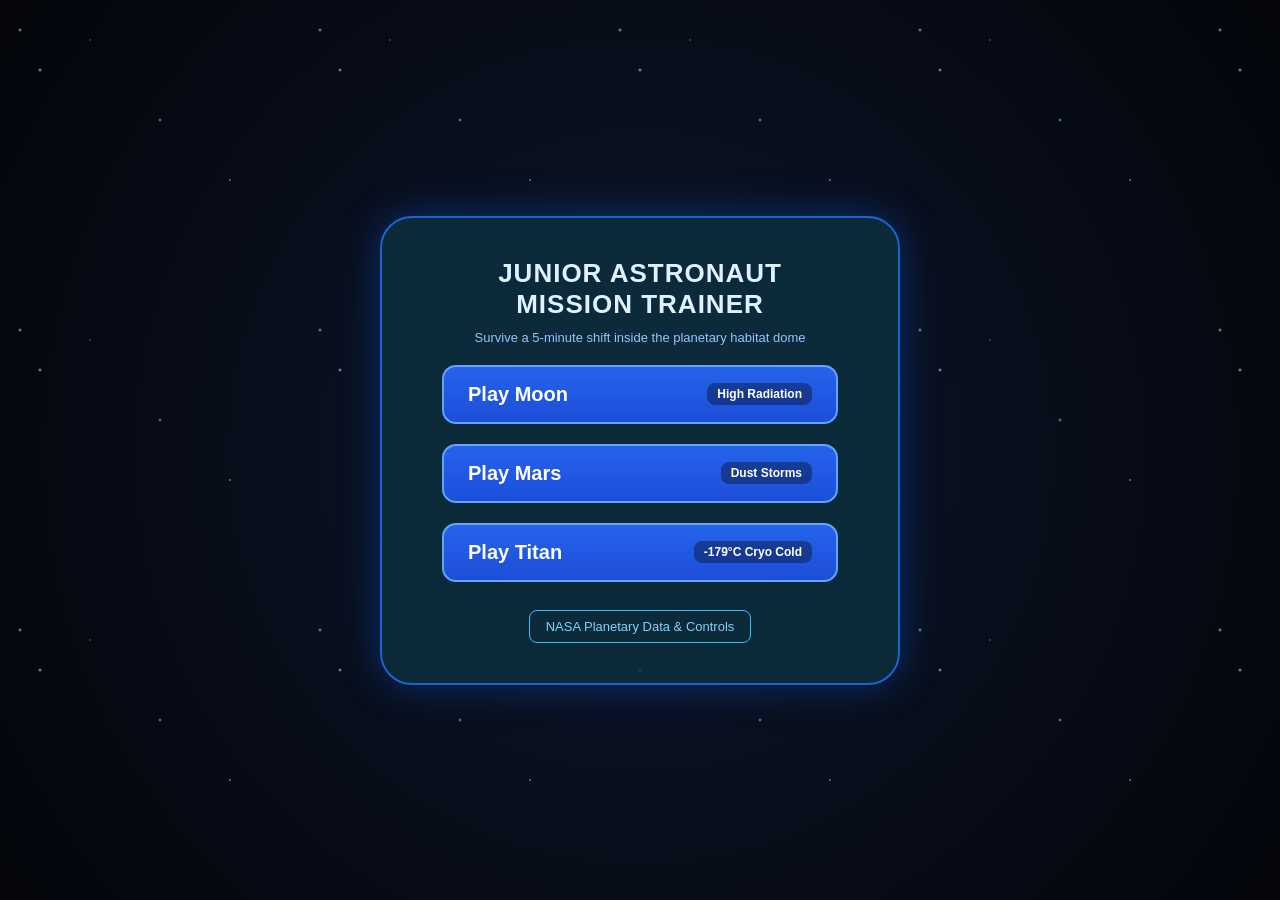
<file: index.html>
<!DOCTYPE html>
<html lang="en">
<head>
<meta charset="UTF-8">
<meta name="viewport" content="width=device-width, initial-scale=1.0">
<title>Junior Astronaut Mission Trainer</title>
<style>
  * {
    box-sizing: border-box;
    margin: 0;
    padding: 0;
    user-select: none;
    font-family: 'Segoe UI', Tahoma, Geneva, Verdana, sans-serif;
  }
  body {
    background: #050811;
    color: #fff;
    overflow: hidden;
    width: 100vw;
    height: 100vh;
  }
  canvas {
    display: block;
    width: 100%;
    height: 100%;
  }
  #menu-screen {
    position: absolute;
    inset: 0;
    display: flex;
    flex-direction: column;
    align-items: center;
    justify-content: center;
    background: radial-gradient(circle at center, #0d162c 0%, #03050a 100%);
    z-index: 10;
  }
  .stars-bg {
    position: absolute;
    inset: 0;
    background-image: 
      radial-gradient(2px 2px at 20px 30px, #eee, rgba(0,0,0,0)),
      radial-gradient(2px 2px at 40px 70px, #fff, rgba(0,0,0,0)),
      radial-gradient(1px 1px at 90px 40px, #ddd, rgba(0,0,0,0)),
      radial-gradient(2px 2px at 160px 120px, #9cf, rgba(0,0,0,0)),
      radial-gradient(1.5px 1.5px at 230px 180px, #fc9, rgba(0,0,0,0));
    background-repeat: repeat;
    background-size: 300px 300px;
    opacity: 0.7;
    pointer-events: none;
  }
  .menu-box {
    position: relative;
    background: rgba(12, 46, 62, 0.85);
    border: 2px solid #1e62d0;
    border-radius: 32px;
    padding: 40px 60px;
    display: flex;
    flex-direction: column;
    align-items: center;
    gap: 20px;
    box-shadow: 0 0 40px rgba(0, 110, 255, 0.35);
    max-width: 520px;
    width: 90%;
  }
  .menu-title {
    font-size: 26px;
    font-weight: 800;
    text-align: center;
    letter-spacing: 1px;
    color: #e0f2fe;
    text-transform: uppercase;
  }
  .menu-subtitle {
    font-size: 13px;
    color: #93c5fd;
    text-align: center;
    margin-top: -10px;
  }
  .planet-btn {
    width: 100%;
    padding: 16px 24px;
    font-size: 20px;
    font-weight: 700;
    color: #ffffff;
    background: linear-gradient(180deg, #2563eb 0%, #1d4ed8 100%);
    border: 2px solid #60a5fa;
    border-radius: 14px;
    cursor: pointer;
    transition: transform 0.12s, box-shadow 0.12s, background 0.12s;
    display: flex;
    justify-content: space-between;
    align-items: center;
  }
  .planet-btn:hover {
    transform: translateY(-2px);
    box-shadow: 0 6px 20px rgba(37, 99, 235, 0.6);
    background: linear-gradient(180deg, #3b82f6 0%, #2563eb 100%);
  }
  .planet-btn span.tag {
    font-size: 12px;
    background: rgba(0,0,0,0.35);
    padding: 4px 10px;
    border-radius: 8px;
    font-weight: 600;
  }
  .nasa-btn {
    margin-top: 8px;
    background: transparent;
    border: 1px solid #38bdf8;
    color: #7dd3fc;
    padding: 8px 16px;
    border-radius: 8px;
    font-size: 13px;
    cursor: pointer;
  }
  .nasa-btn:hover { background: rgba(56, 189, 248, 0.15); }
  #modal-overlay {
    position: absolute;
    inset: 0;
    background: rgba(3, 7, 18, 0.88);
    display: none;
    align-items: center;
    justify-content: center;
    z-index: 20;
    padding: 20px;
  }
  .modal-card {
    background: #0f172a;
    border: 2px solid #3b82f6;
    border-radius: 20px;
    padding: 32px;
    max-width: 560px;
    width: 100%;
    text-align: center;
    box-shadow: 0 0 35px rgba(59, 130, 246, 0.4);
  }
  .modal-card h2 { font-size: 28px; margin-bottom: 12px; }
  .modal-card p { font-size: 15px; line-height: 1.55; color: #cbd5e1; margin-bottom: 16px; }
  .nasa-fact-box {
    background: rgba(30, 58, 138, 0.35);
    border-left: 4px solid #38bdf8;
    padding: 14px;
    text-align: left;
    border-radius: 8px;
    font-size: 13.5px;
    color: #e0f2fe;
    margin-bottom: 22px;
  }
  .primary-btn {
    background: #2563eb;
    color: #fff;
    border: none;
    padding: 12px 28px;
    font-size: 16px;
    font-weight: 700;
    border-radius: 10px;
    cursor: pointer;
  }
  .primary-btn:hover { background: #3b82f6; }
</style>
</head>
<body>
<div id="menu-screen">
  <div class="stars-bg"></div>
  <div class="menu-box">
    <div class="menu-title">Junior Astronaut<br>Mission Trainer</div>
    <div class="menu-subtitle">Survive a 5-minute shift inside the planetary habitat dome</div>
    <button class="planet-btn" onclick="startGame('moon')">
      <span>Play Moon</span>
      <span class="tag">High Radiation</span>
    </button>
    <button class="planet-btn" onclick="startGame('mars')">
      <span>Play Mars</span>
      <span class="tag">Dust Storms</span>
    </button>
    <button class="planet-btn" onclick="startGame('titan')">
      <span>Play Titan</span>
      <span class="tag">-179°C Cryo Cold</span>
    </button>
    <button class="nasa-btn" onclick="showNasaInfo()">NASA Planetary Data & Controls</button>
  </div>
</div>

<div id="modal-overlay">
  <div class="modal-card" id="modal-content"></div>
</div>

<canvas id="gameCanvas"></canvas>

<script>
const canvas = document.getElementById('gameCanvas');
const ctx = canvas.getContext('2d');

function resize() {
  canvas.width = window.innerWidth;
  canvas.height = window.innerHeight;
}
window.addEventListener('resize', resize);
resize();

const PLANETS = {
  moon: {
    name: 'MOON', skyTop: '#020308', skyBottom: '#0b0f19',
    groundTop: '#7a7f87', groundBottom: '#4b5057', stars: true,
    gravity: '1.62 m/s²', temp: '-130°C to +120°C', atmo: 'None (Vacuum)',
    hazardName: 'SOLAR RADIATION FLARE',
    powerDrain: 100 / 150,
    o2Drain: 100 / 120,
    shieldDrain: 100 / 90,
    fact: 'NASA Data: Because the Moon has no atmosphere or global magnetic field, astronauts face intense cosmic and solar radiation, requiring heavy shielding.'
  },
  mars: {
    name: 'MARS', skyTop: '#d97742', skyBottom: '#f2b880',
    groundTop: '#b84a27', groundBottom: '#7c2d12', stars: false,
    gravity: '3.72 m/s²', temp: '-65°C avg', atmo: '95% CO₂',
    hazardName: 'GLOBAL DUST STORM',
    powerDrain: 100 / 140,
    o2Drain: 100 / 120,
    shieldDrain: 100 / 95,
    fact: 'NASA Data: Mars experiences planet-wide dust storms that block sunlight for weeks, drastically reducing solar power generation on surface bases.'
  },
  titan: {
    name: 'TITAN', skyTop: '#9a6b26', skyBottom: '#d9a043',
    groundTop: '#85581d', groundBottom: '#52340e', stars: false,
    gravity: '1.35 m/s²', temp: '-179°C', atmo: 'Nitrogen & Methane',
    hazardName: 'CRYO METHANE SQUALL',
    powerDrain: 100 / 145,
    o2Drain: 100 / 120,
    shieldDrain: 100 / 85,
    fact: 'NASA Dragonfly Data: Titan has a dense nitrogen-methane atmosphere and surface temperatures around -179°C, requiring continuous thermal heating.'
  }
};

const SEEDS = [
  { id: 0, name: 'Space Sprouts', growTime: 5.0, hungerRestore: 15, color: '#4ade80' },
  { id: 1, name: 'Lunar Potatoes', growTime: 7.5, hungerRestore: 25, color: '#facc15' },
  { id: 2, name: 'Martian Soybeans', growTime: 15.0, hungerRestore: 40, color: '#fb923c' }
];


let gameState = 'menu';
let currentPlanet = PLANETS.moon;
let timeLeft = 300;
let lastTime = 0;
let power = 100, oxygen = 100, shield = 100, hunger = 100;
let hazardActive = false, hazardTimer = 25;
const DOME_METERS = 25, LADDER_X = 12.5;

const player = {
  x: 12.5, floor: 1, moveHoldTime: 0, dir: 0, speed: 2.0,
  stamina: 100, exhausted: false, climbing: null,
  selectedSeed: 0, foodBag: [], eatHoldTimer: 0
};

let plots = [
  { x: 3.0, seed: null, progress: 0, ready: false },
  { x: 6.0, seed: null, progress: 0, ready: false },
  { x: 9.0, seed: null, progress: 0, ready: false }
];

let floatingTexts = [];
function addFloatingText(text, xMeters, floor, color = '#fff') {
  floatingTexts.push({ text, xMeters, floor, color, life: 1.5 });
}

const keys = {};
window.addEventListener('keydown', (e) => {
  if (!keys[e.code]) {
    keys[e.code] = true;
    if (gameState === 'playing') handleSinglePress(e.code);
  }
});
window.addEventListener('keyup', (e) => {
  keys[e.code] = false;
  if (e.code === 'KeyQ') player.eatHoldTimer = 0;
});

function handleSinglePress(code) {
  if (player.climbing) return;
  if (code === 'KeyW' && player.floor === 1) {
    if (Math.abs(player.x - LADDER_X) <= 1.8) {
      player.x = LADDER_X;
      player.climbing = { dir: 'up', progress: 0, duration: 1.0 };
      player.moveHoldTime = 0;
    } else addFloatingText('Move to center ladder!', player.x, 1, '#fca5a5');
  }
  if (code === 'KeyS' && player.floor === 2) {
    if (Math.abs(player.x - LADDER_X) <= 1.8) {
      player.x = LADDER_X;
      player.climbing = { dir: 'down', progress: 0, duration: 1.5 };
      player.moveHoldTime = 0;
    } else addFloatingText('Move to center ladder!', player.x, 2, '#fca5a5');
  }
  if (code === 'KeyE') {
    if (player.floor === 1) {
      if (player.x <= 3.5) {
        if (power < 95) {
          power = Math.min(100, power + 25);
          oxygen = Math.max(0, oxygen - 4);
          addFloatingText('+25% Power (-4% O2)', player.x, 1, '#38bdf8');
        }
        if (oxygen < 95 && power >= 10) {
          oxygen = Math.min(100, oxygen + 28);
          power = Math.max(0, power - 10);
          addFloatingText('+28% Oxygen (-10% Power)', player.x, 1, '#4ade80');
        }
      } else if (player.x >= 21.5) {
        if (power >= 12) {
          shield = Math.min(100, shield + 32);
          power = Math.max(0, power - 12);
          addFloatingText('+32% Shield (-12% Power)', player.x, 1, '#c084fc');
        } else addFloatingText('Need 12% Power!', player.x, 1, '#f87171');
      }
    } else if (player.floor === 2) {
      if (player.x >= 16.0) {
        player.selectedSeed = (player.selectedSeed + 1) % SEEDS.length;
        const s = SEEDS[player.selectedSeed];
        addFloatingText(`Selected: ${s.name} (${s.growTime}s)`, player.x, 2, s.color);
      } else if (player.x <= 10.5) {
        let nearest = getNearestPlot(player.x);
        if (nearest && !nearest.seed) {
          if (power >= 5) {
            power -= 5;
            nearest.seed = SEEDS[player.selectedSeed];
            nearest.progress = 0;
            nearest.ready = false;
            addFloatingText(`Planted ${nearest.seed.name}`, nearest.x, 2, nearest.seed.color);
          } else addFloatingText('Low Power for Grow Lights!', player.x, 2, '#f87171');
        }
      }
    }
  }
  if (code === 'KeyQ' && player.floor === 2 && player.x <= 10.5) {
    let nearest = getNearestPlot(player.x);
    if (nearest && nearest.ready) {
      player.foodBag.push({
        name: nearest.seed.name,
        hungerRestore: nearest.seed.hungerRestore,
        color: nearest.seed.color
      });
      addFloatingText(`Harvested ${nearest.seed.name}!`, nearest.x, 2, '#fde047');
      nearest.seed = null;
      nearest.progress = 0;
      nearest.ready = false;
    }
  }
}
function getNearestPlot(px) {
  let best = null, minDist = 1.6;
  for (let p of plots) {
    let d = Math.abs(p.x - px);
    if (d < minDist) { minDist = d; best = p; }
  }
  return best;
}

function startGame(planetKey) {
  currentPlanet = PLANETS[planetKey];
  document.getElementById('menu-screen').style.display = 'none';
  document.getElementById('modal-overlay').style.display = 'none';
  timeLeft = 300; power = 100; oxygen = 100; shield = 100; hunger = 100;
  hazardActive = false; hazardTimer = 22;
  player.x = 12.5; player.floor = 1; player.moveHoldTime = 0;
  player.stamina = 100; player.exhausted = false; player.climbing = null;
  player.selectedSeed = 0; player.foodBag = []; player.eatHoldTimer = 0;
  plots.forEach(p => { p.seed = null; p.progress = 0; p.ready = false; });
  floatingTexts = [];
  gameState = 'playing';
  lastTime = performance.now();
  requestAnimationFrame(gameLoop);
}

function showNasaInfo() {
  const modal = document.getElementById('modal-overlay');
  document.getElementById('modal-content').innerHTML = `
    <h2>NASA Mission Data & Controls</h2>
    <p style="text-align:left; font-size:14px;">
      <b>Controls:</b><br>
      • <b>A / D:</b> Move Left / Right (2 m/s walk, 3 m/s after 1.5s)<br>
      • <b>W / S:</b> Climb Ladder Up (1.0s) / Down (1.5s) at center<br>
      • <b>E:</b> Recharge Terminals (1st Floor), Switch Seeds (2nd Floor Right), Plant Crop (2nd Floor Left)<br>
      • <b>Q (Tap):</b> Harvest Crop | <b>Q (Hold 1.2s):</b> Eat Food<br><br>
      <b>Survival Rules:</b><br>
      • Survive <b>5 minutes (300s)</b>. Hunger drops in <b>45 seconds</b>.<br>
      • If Stamina = 0%, you get exhausted. If Hunger &lt; 30%, Stamina stops regenerating!
    </p>
    <div class="nasa-fact-box">
      <b>NASA References:</b> NASA Solar System Exploration, NASA Moon to Mars, Dragonfly Mission & Veggie Space Crop System.
    </div>
    <button class="primary-btn" onclick="closeModal()">Back to Menu</button>
  `;
  modal.style.display = 'flex';
}

function closeModal() { document.getElementById('modal-overlay').style.display = 'none'; }

function endGame(win, reason) {
  gameState = win ? 'victory' : 'gameover';
  const modal = document.getElementById('modal-overlay');
  document.getElementById('modal-content').innerHTML = `
    <h2 style="color:${win ? '#4ade80' : '#f87171'}">${win ? 'MISSION ACCOMPLISHED!' : 'MISSION FAILED'}</h2>
    <p>${reason}</p>
    <div class="nasa-fact-box">${currentPlanet.fact}</div>
    <button class="primary-btn" onclick="returnToMenu()">Return to Base Selection</button>
  `;
  modal.style.display = 'flex';
}

function returnToMenu() {
  document.getElementById('modal-overlay').style.display = 'none';
  document.getElementById('menu-screen').style.display = 'flex';
  gameState = 'menu';
}

function update(dt) {
  if (gameState !== 'playing') return;
  timeLeft -= dt;
  if (timeLeft <= 0) { timeLeft = 0; endGame(true, `You survived the full 5-minute shift on ${currentPlanet.name}!`); return; }

  hazardTimer -= dt;
  if (hazardTimer <= 0) {
    hazardActive = !hazardActive;
    hazardTimer = hazardActive ? 12 : 25;
    if (hazardActive) addFloatingText(`WARNING: ${currentPlanet.hazardName}!`, player.x, player.floor, '#f87171');
  }

  const hazardMult = hazardActive ? 1.45 : 1.0;
  power -= currentPlanet.powerDrain * (hazardActive && currentPlanet.name === 'MARS' ? 1.35 : 1.0) * dt;
  oxygen -= currentPlanet.o2Drain * dt;
  shield -= currentPlanet.shieldDrain * hazardMult * dt;
  hunger -= (100 / 120) * dt; // 2 минуты (120 секунд)


  if (power <= 0) return endGame(false, 'Habitat Power Core depleted! Life support shut down.');
  if (oxygen <= 0) return endGame(false, 'Oxygen levels reached 0%! Always balance O2 scrubbers.');
  if (shield <= 0) return endGame(false, `Habitat Shield failed against ${currentPlanet.name} environment!`);
  if (hunger <= 0) return endGame(false, 'Astronaut starved! Grow and eat crops every 45 seconds.');

  for (let p of plots) {
    if (p.seed && !p.ready) {
      p.progress += dt;
      if (p.progress >= p.seed.growTime) { p.progress = p.seed.growTime; p.ready = true; }
    }
  }

  if (keys['KeyQ'] && player.foodBag.length > 0 && !player.climbing) {
    player.eatHoldTimer += dt;
    if (player.eatHoldTimer >= 1.2) {
      const meal = player.foodBag.shift();
      hunger = Math.min(100, hunger + meal.hungerRestore);
      player.eatHoldTimer = 0;
      addFloatingText(`Ate ${meal.name} (+${meal.hungerRestore}% Food)`, player.x, player.floor, '#4ade80');
    }
  } else player.eatHoldTimer = 0;

  if (player.climbing) {
    player.climbing.progress += dt;
    if (player.climbing.progress >= player.climbing.duration) {
      player.floor = player.climbing.dir === 'up' ? 2 : 1;
      player.climbing = null;
    }
    return;
  }

  let moveDir = 0;
  if (keys['KeyA'] || keys['ArrowLeft']) moveDir -= 1;
  if (keys['KeyD'] || keys['ArrowRight']) moveDir += 1;

  if (moveDir !== 0) {
    if (moveDir === player.dir) player.moveHoldTime += dt;
    else { player.dir = moveDir; player.moveHoldTime = 0; }

    if (player.moveHoldTime >= 1.5 && !player.exhausted && player.stamina > 0) {
      player.speed = 3.0;
      player.stamina -= 28 * dt;
      if (player.stamina <= 0) {
        player.stamina = 0;
        player.exhausted = true;
        addFloatingText('EXHAUSTED!', player.x, player.floor, '#f87171');
      }
    } else player.speed = 2.0;

    player.x += moveDir * player.speed * dt;
    if (player.floor === 1) player.x = Math.max(0.8, Math.min(DOME_METERS - 0.8, player.x));
    else player.x = Math.max(2.0, Math.min(DOME_METERS - 2.0, player.x));
  } else {
    player.dir = 0; player.moveHoldTime = 0; player.speed = 2.0;
  }

  if (player.speed < 3.0 && hunger >= 30) {
    player.stamina = Math.min(100, player.stamina + 20 * dt);
    if (player.exhausted && player.stamina >= 40) player.exhausted = false;
  }

  for (let i = floatingTexts.length - 1; i >= 0; i--) {
    floatingTexts[i].life -= dt;
    if (floatingTexts[i].life <= 0) floatingTexts.splice(i, 1);
  }
}
function draw() {
  const W = canvas.width, H = canvas.height;
  const skyGrad = ctx.createLinearGradient(0, 0, 0, H * 0.78);
  skyGrad.addColorStop(0, currentPlanet.skyTop);
  skyGrad.addColorStop(1, currentPlanet.skyBottom);
  ctx.fillStyle = skyGrad;
  ctx.fillRect(0, 0, W, H);

  if (currentPlanet.stars) {
    ctx.fillStyle = '#ffffff';
    for (let i = 0; i < 70; i++) ctx.fillRect((i * 197) % W, (i * 89) % (H * 0.65), 2, 2);
  }

  const groundY = H * 0.78;
  const groundGrad = ctx.createLinearGradient(0, groundY, 0, H);
  groundGrad.addColorStop(0, currentPlanet.groundTop);
  groundGrad.addColorStop(1, currentPlanet.groundBottom);
  ctx.fillStyle = groundGrad;
  ctx.fillRect(0, groundY, W, H - groundY);

  const domeCenterX = W / 2, domeBaseY = groundY + 12;
  const domeRadius = Math.min(W * 0.43, H * 0.66);

  ctx.save();
  ctx.beginPath();
  ctx.arc(domeCenterX, domeBaseY, domeRadius, Math.PI, 0, false);
  ctx.closePath();
  ctx.fillStyle = hazardActive ? 'rgba(65, 20, 30, 0.92)' : 'rgba(22, 33, 52, 0.92)';
  ctx.fill();
  ctx.lineWidth = 8;
  ctx.strokeStyle = hazardActive ? '#ef4444' : '#64748b';
  ctx.stroke();
  ctx.clip();

  const floor1Y = domeBaseY - 12, floor2Y = domeBaseY - domeRadius * 0.48;
  const leftEdgeX = domeCenterX - domeRadius * 0.92, rightEdgeX = domeCenterX + domeRadius * 0.92;
  const spanW = rightEdgeX - leftEdgeX;
  const meterToX = (m) => leftEdgeX + (m / DOME_METERS) * spanW;

  ctx.fillStyle = '#334155';
  ctx.fillRect(domeCenterX - domeRadius, floor2Y, domeRadius * 2, 12);
  ctx.fillStyle = '#475569';
  ctx.fillRect(meterToX(11.0), floor2Y - domeRadius * 0.55, 10, domeRadius * 0.55);
  ctx.fillRect(meterToX(14.0), floor2Y - domeRadius * 0.55, 10, domeRadius * 0.55);

  const ladX = meterToX(LADDER_X);
  ctx.strokeStyle = '#94a3b8'; ctx.lineWidth = 4;
  ctx.beginPath();
  ctx.moveTo(ladX - 16, floor1Y); ctx.lineTo(ladX - 16, floor2Y);
  ctx.moveTo(ladX + 16, floor1Y); ctx.lineTo(ladX + 16, floor2Y);
  ctx.stroke();
  for (let ry = floor2Y + 14; ry < floor1Y; ry += 16) {
    ctx.beginPath(); ctx.moveTo(ladX - 16, ry); ctx.lineTo(ladX + 16, ry); ctx.stroke();
  }

  const leftTermX = meterToX(2.0);
  ctx.fillStyle = '#0f172a'; ctx.fillRect(leftTermX - 28, floor1Y - 65, 56, 65);
  ctx.strokeStyle = '#38bdf8'; ctx.lineWidth = 2; ctx.strokeRect(leftTermX - 28, floor1Y - 65, 56, 65);
  ctx.fillStyle = '#38bdf8'; ctx.font = 'bold 11px sans-serif'; ctx.textAlign = 'center';
  ctx.fillText('POWER / O2', leftTermX, floor1Y - 72); ctx.fillText('[E]', leftTermX, floor1Y - 30);

  const rightTermX = meterToX(23.0);
  ctx.fillStyle = '#0f172a'; ctx.fillRect(rightTermX - 28, floor1Y - 65, 56, 65);
  ctx.strokeStyle = '#c084fc'; ctx.strokeRect(rightTermX - 28, floor1Y - 65, 56, 65);
  ctx.fillStyle = '#c084fc';
  ctx.fillText('SHIELD', rightTermX, floor1Y - 72); ctx.fillText('[E]', rightTermX, floor1Y - 30);

  ctx.fillStyle = '#86efac'; ctx.font = 'bold 12px sans-serif';
  ctx.fillText('HYDROPONIC GREENHOUSE', meterToX(6.0), floor2Y - 105);

  for (let p of plots) {
    let px = meterToX(p.x);
    ctx.fillStyle = '#1e293b'; ctx.fillRect(px - 24, floor2Y - 22, 48, 22);
    ctx.strokeStyle = '#4ade80'; ctx.strokeRect(px - 24, floor2Y - 22, 48, 22);
    if (p.seed) {
      let plantH = 10 + (p.progress / p.seed.growTime) * 28;
      ctx.fillStyle = p.ready ? '#fde047' : p.seed.color;
      ctx.fillRect(px - 8, floor2Y - 22 - plantH, 16, plantH);
      ctx.fillStyle = '#fff'; ctx.font = '10px sans-serif';
      ctx.fillText(p.ready ? 'READY [Q]' : `${Math.ceil(p.seed.growTime - p.progress)}s`, px, floor2Y - 26 - plantH);
    } else {
      ctx.fillStyle = '#94a3b8'; ctx.font = '10px sans-serif';
      ctx.fillText('Empty [E]', px, floor2Y - 28);
    }
  }

  const seedBoxX = meterToX(19.0);
  ctx.fillStyle = '#fde047'; ctx.font = 'bold 12px sans-serif';
  ctx.fillText('SEED STORAGE', seedBoxX, floor2Y - 105);
  ctx.fillStyle = '#1e293b'; ctx.fillRect(seedBoxX - 42, floor2Y - 52, 84, 52);
  ctx.strokeStyle = '#facc15'; ctx.strokeRect(seedBoxX - 42, floor2Y - 52, 84, 52);
  const curSeed = SEEDS[player.selectedSeed];
  ctx.fillStyle = curSeed.color; ctx.font = 'bold 11px sans-serif';
  ctx.fillText(curSeed.name, seedBoxX, floor2Y - 30);
  ctx.fillStyle = '#fff'; ctx.font = '10px sans-serif';
  ctx.fillText(`Grow: ${curSeed.growTime}s | Switch [E]`, seedBoxX, floor2Y - 14);

  let px = meterToX(player.x);
  let py = player.floor === 1 ? floor1Y : floor2Y;
  if (player.climbing) {
    let t = player.climbing.progress / player.climbing.duration;
    py = player.climbing.dir === 'up' ? floor1Y - (floor1Y - floor2Y) * t : floor2Y + (floor1Y - floor2Y) * t;
  }

  ctx.fillStyle = '#f8fafc'; ctx.fillRect(px - 11, py - 42, 22, 30);
  ctx.fillStyle = '#cbd5e1'; ctx.fillRect(px - 9, py - 12, 7, 12); ctx.fillRect(px + 2, py - 12, 7, 12);
  ctx.fillStyle = '#ffffff'; ctx.beginPath(); ctx.arc(px, py - 50, 11, 0, Math.PI * 2); ctx.fill();
  ctx.fillStyle = '#0284c7'; ctx.fillRect(px - 6, py - 54, 12, 7);

  if (player.eatHoldTimer > 0) {
    ctx.strokeStyle = '#4ade80'; ctx.lineWidth = 4;
    ctx.beginPath();
    ctx.arc(px, py - 72, 10, -Math.PI / 2, -Math.PI / 2 + (player.eatHoldTimer / 1.2) * Math.PI * 2);
    ctx.stroke();
  }

  for (let ft of floatingTexts) {
    let fx = meterToX(ft.xMeters);
    let fy = (ft.floor === 1 ? floor1Y : floor2Y) - 75 - (1.5 - ft.life) * 25;
    ctx.fillStyle = ft.color; ctx.font = 'bold 13px sans-serif'; ctx.textAlign = 'center';
    ctx.fillText(ft.text, fx, fy);
  }
  ctx.restore();
  drawHUD(W, H);
}

function drawBar(x, y, w, h, val, color, label) {
  ctx.fillStyle = 'rgba(15, 23, 42, 0.85)'; ctx.fillRect(x, y, w, h);
  ctx.fillStyle = color; ctx.fillRect(x + 2, y + 2, (w - 4) * Math.max(0, Math.min(1, val / 100)), h - 4);
  ctx.strokeStyle = '#475569'; ctx.lineWidth = 1.5; ctx.strokeRect(x, y, w, h);
  ctx.fillStyle = '#ffffff'; ctx.font = 'bold 12px sans-serif'; ctx.textAlign = 'left';
  ctx.fillText(`${label}: ${Math.ceil(val)}%`, x + 8, y + h - 6);
}
function drawHUD(W, H) {
  drawBar(20, 20, 200, 22, power, '#38bdf8', 'POWER');
  drawBar(20, 48, 200, 22, oxygen, '#4ade80', 'OXYGEN');
  drawBar(20, 76, 200, 22, shield, '#c084fc', 'SHIELD');
  drawBar(20, 104, 200, 22, hunger, hunger < 30 ? '#ef4444' : '#facc15', 'HUNGER (2m)');
  drawBar(20, 132, 200, 18, player.stamina, player.exhausted ? '#f87171' : '#2dd4bf', player.exhausted ? 'EXHAUSTED' : 'STAMINA');

  const mins = Math.floor(timeLeft / 60);
  const secs = Math.floor(timeLeft % 60).toString().padStart(2, '0');
  ctx.fillStyle = 'rgba(15, 23, 42, 0.85)'; ctx.fillRect(W / 2 - 95, 18, 190, 46);
  ctx.strokeStyle = hazardActive ? '#ef4444' : '#38bdf8'; ctx.lineWidth = 2; ctx.strokeRect(W / 2 - 95, 18, 190, 46);
  ctx.fillStyle = '#fff'; ctx.font = 'bold 22px monospace'; ctx.textAlign = 'center';
  ctx.fillText(`${mins}:${secs}`, W / 2, 48);

  if (hazardActive) {
    ctx.fillStyle = '#ef4444'; ctx.font = 'bold 14px sans-serif';
    ctx.fillText(`ALERT: ${currentPlanet.hazardName}`, W / 2, 82);
  }

  ctx.fillStyle = 'rgba(15, 23, 42, 0.85)'; ctx.fillRect(W - 250, 18, 230, 115);
  ctx.strokeStyle = '#334155'; ctx.strokeRect(W - 250, 18, 230, 115);
  ctx.fillStyle = '#7dd3fc'; ctx.font = 'bold 12px sans-serif'; ctx.textAlign = 'left';
  ctx.fillText(`NASA TELEMETRY: ${currentPlanet.name}`, W - 238, 38);
  ctx.fillStyle = '#cbd5e1'; ctx.font = '11px sans-serif';
  ctx.fillText(`Gravity: ${currentPlanet.gravity} | Temp: ${currentPlanet.temp}`, W - 238, 56);
  ctx.fillText(`Atmo: ${currentPlanet.atmo}`, W - 238, 72);

  ctx.fillStyle = '#fde047'; ctx.font = 'bold 12px sans-serif';
  const bagText = player.foodBag.length > 0 ? `${player.foodBag[0].name} (+${player.foodBag.length - 1})` : 'Empty';
  ctx.fillText(`Food Bag [Hold Q]: ${bagText}`, W - 238, 98);
  ctx.fillStyle = '#94a3b8'; ctx.font = '11px sans-serif';
  ctx.fillText(`Speed: ${player.speed.toFixed(1)} m/s | Pos: ${player.x.toFixed(1)}m`, W - 238, 118);
}


function gameLoop(timestamp) {
  if (gameState !== 'playing') return;
  const dt = Math.min(0.05, (timestamp - lastTime) / 1000);
  lastTime = timestamp;
  update(dt);
  draw();
  requestAnimationFrame(gameLoop);
}
</script>
</body>
</html>
</file>
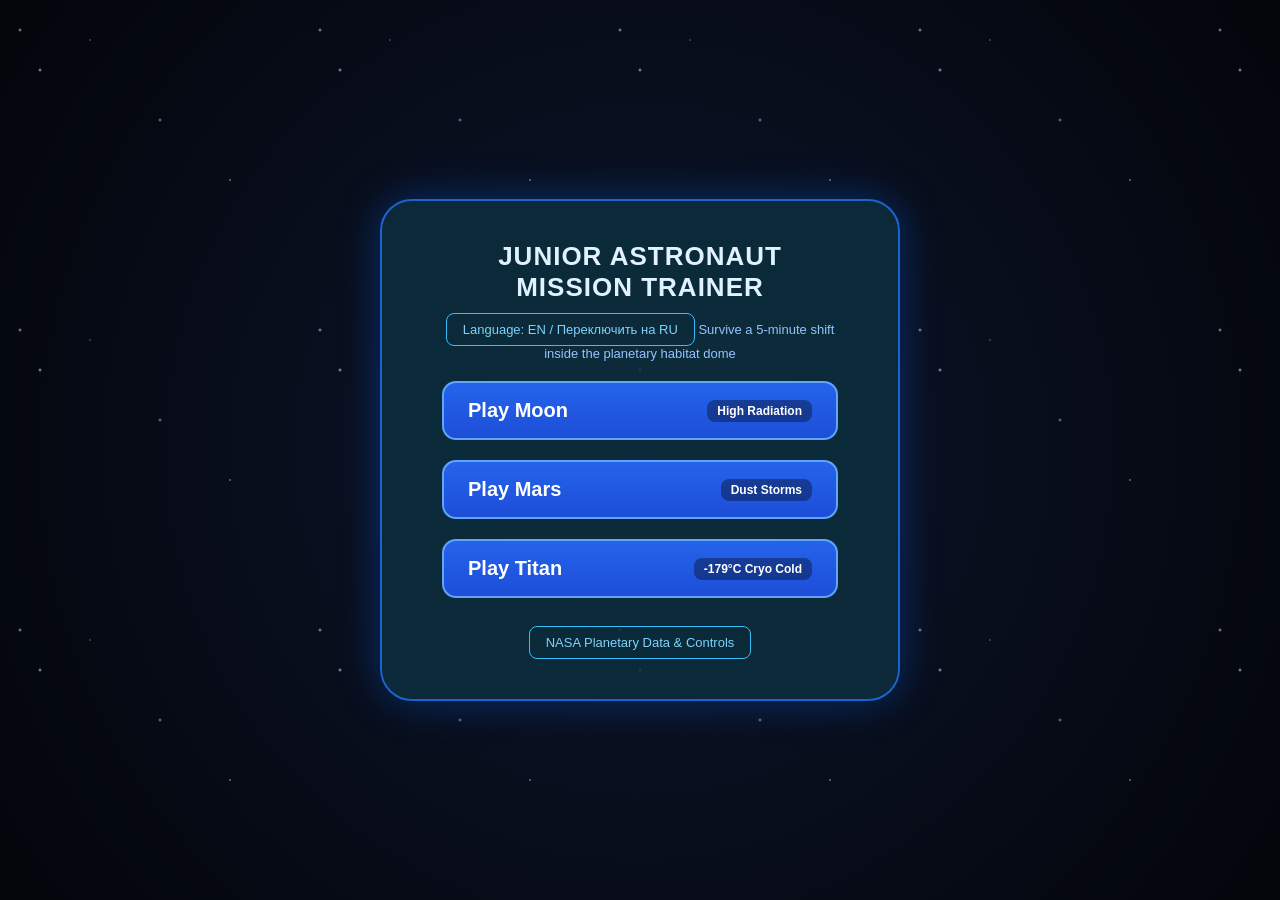
<file: index/index.html>
<!DOCTYPE html>
<html lang="en">
<head>
<meta charset="UTF-8">
<meta name="viewport" content="width=device-width, initial-scale=1.0">
<title>Junior Astronaut Mission Trainer</title>
<style>
  * {
    box-sizing: border-box;
    margin: 0;
    padding: 0;
    user-select: none;
    font-family: 'Segoe UI', Tahoma, Geneva, Verdana, sans-serif;
  }
  body {
    background: #050811;
    color: #fff;
    overflow: hidden;
    width: 100vw;
    height: 100vh;
  }
  canvas {
    display: block;
    width: 100%;
    height: 100%;
  }
  #menu-screen {
    position: absolute;
    inset: 0;
    display: flex;
    flex-direction: column;
    align-items: center;
    justify-content: center;
    background: radial-gradient(circle at center, #0d162c 0%, #03050a 100%);
    z-index: 10;
  }
  .stars-bg {
    position: absolute;
    inset: 0;
    background-image: 
      radial-gradient(2px 2px at 20px 30px, #eee, rgba(0,0,0,0)),
      radial-gradient(2px 2px at 40px 70px, #fff, rgba(0,0,0,0)),
      radial-gradient(1px 1px at 90px 40px, #ddd, rgba(0,0,0,0)),
      radial-gradient(2px 2px at 160px 120px, #9cf, rgba(0,0,0,0)),
      radial-gradient(1.5px 1.5px at 230px 180px, #fc9, rgba(0,0,0,0));
    background-repeat: repeat;
    background-size: 300px 300px;
    opacity: 0.7;
    pointer-events: none;
  }
  .menu-box {
    position: relative;
    background: rgba(12, 46, 62, 0.85);
    border: 2px solid #1e62d0;
    border-radius: 32px;
    padding: 40px 60px;
    display: flex;
    flex-direction: column;
    align-items: center;
    gap: 20px;
    box-shadow: 0 0 40px rgba(0, 110, 255, 0.35);
    max-width: 520px;
    width: 90%;
  }
  .menu-title {
    font-size: 26px;
    font-weight: 800;
    text-align: center;
    letter-spacing: 1px;
    color: #e0f2fe;
    text-transform: uppercase;
  }
  .menu-subtitle {
    font-size: 13px;
    color: #93c5fd;
    text-align: center;
    margin-top: -10px;
  }
  .planet-btn {
    width: 100%;
    padding: 16px 24px;
    font-size: 20px;
    font-weight: 700;
    color: #ffffff;
    background: linear-gradient(180deg, #2563eb 0%, #1d4ed8 100%);
    border: 2px solid #60a5fa;
    border-radius: 14px;
    cursor: pointer;
    transition: transform 0.12s, box-shadow 0.12s, background 0.12s;
    display: flex;
    justify-content: space-between;
    align-items: center;
  }
  .planet-btn:hover {
    transform: translateY(-2px);
    box-shadow: 0 6px 20px rgba(37, 99, 235, 0.6);
    background: linear-gradient(180deg, #3b82f6 0%, #2563eb 100%);
  }
  .planet-btn span.tag {
    font-size: 12px;
    background: rgba(0,0,0,0.35);
    padding: 4px 10px;
    border-radius: 8px;
    font-weight: 600;
  }
  .nasa-btn {
    margin-top: 8px;
    background: transparent;
    border: 1px solid #38bdf8;
    color: #7dd3fc;
    padding: 8px 16px;
    border-radius: 8px;
    font-size: 13px;
    cursor: pointer;
  }
  .nasa-btn:hover { background: rgba(56, 189, 248, 0.15); }
  #modal-overlay {
    position: absolute;
    inset: 0;
    background: rgba(3, 7, 18, 0.88);
    display: none;
    align-items: center;
    justify-content: center;
    z-index: 20;
    padding: 20px;
  }
  .modal-card {
    background: #0f172a;
    border: 2px solid #3b82f6;
    border-radius: 20px;
    padding: 32px;
    max-width: 560px;
    width: 100%;
    text-align: center;
    box-shadow: 0 0 35px rgba(59, 130, 246, 0.4);
  }
  .modal-card h2 { font-size: 28px; margin-bottom: 12px; }
  .modal-card p { font-size: 15px; line-height: 1.55; color: #cbd5e1; margin-bottom: 16px; }
  .nasa-fact-box {
    background: rgba(30, 58, 138, 0.35);
    border-left: 4px solid #38bdf8;
    padding: 14px;
    text-align: left;
    border-radius: 8px;
    font-size: 13.5px;
    color: #e0f2fe;
    margin-bottom: 22px;
  }
  .primary-btn {
    background: #2563eb;
    color: #fff;
    border: none;
    padding: 12px 28px;
    font-size: 16px;
    font-weight: 700;
    border-radius: 10px;
    cursor: pointer;
  }
  .primary-btn:hover { background: #3b82f6; }
</style>
</head>
<body>
<div id="menu-screen">
  <div class="stars-bg"></div>
  <div class="menu-box">
    <div class="menu-title">Junior Astronaut<br>Mission Trainer</div>
    <div class="menu-subtitle"><button class="nasa-btn" id="lang-btn" onclick="toggleLanguage()" style="margin-top:0;">Language: EN / Переключить на RU</button>
 Survive a 5-minute shift inside the planetary habitat dome</div>
    <button class="planet-btn" onclick="startGame('moon')">
      <span>Play Moon</span>
      <span class="tag">High Radiation</span>
    </button>
    <button class="planet-btn" onclick="startGame('mars')">
      <span>Play Mars</span>
      <span class="tag">Dust Storms</span>
    </button>
    <button class="planet-btn" onclick="startGame('titan')">
      <span>Play Titan</span>
      <span class="tag">-179°C Cryo Cold</span>
    </button>
    <button class="nasa-btn" onclick="showNasaInfo()">NASA Planetary Data & Controls</button>
  </div>
</div>

<div id="modal-overlay">
  <div class="modal-card" id="modal-content"></div>
</div>

<canvas id="gameCanvas"></canvas>

<script>
const canvas = document.getElementById('gameCanvas');
const ctx = canvas.getContext('2d');

function resize() {
  canvas.width = window.innerWidth;
  canvas.height = window.innerHeight;
}

let curLang = 'en';

const LANG = {
  en: {
    title: 'Junior Astronaut<br>Mission Trainer',
    subtitle: 'Survive a 5-minute shift inside the planetary habitat dome',
    playMoon: 'Play Moon', tagMoon: 'High Radiation',
    playMars: 'Play Mars', tagMars: 'Dust Storms',
    playTitan: 'Play Titan', tagTitan: '-179°C Cryo Cold',
    nasaBtn: 'NASA Planetary Data & Controls',
    langBtn: 'Language: EN (Switch to RU)',
    power: 'POWER', oxygen: 'OXYGEN', shield: 'SHIELD',
    hunger: 'HUNGER (2m)', stamina: 'STAMINA', exhausted: 'EXHAUSTED',
    greenhouse: 't.greenhouse', seedStorage: 't.seedStorage',
    empty: 'Empty [E]', ready: 't.ready',
    foodBag: 'Food Bag [Hold Q]', bagEmpty: 't.empty',
    winTitle: 'MISSION ACCOMPLISHED!', loseTitle: 'MISSION FAILED',
    returnBtn: 'Return to Base Selection'
  },
  ru: {
    title: 'Тренажёр Юного Астронавта',
    subtitle: 'Продержись 5-минутную смену внутри планетарного купола',
    playMoon: 'Играть: Луна', tagMoon: 'Высокая радиация',
    playMars: 'Играть: Марс', tagMars: 'Пылевые бури',
    playTitan: 'Играть: Титан', tagTitan: 'Крио-холод -179°C',
    nasaBtn: 'Данные NASA и Управление',
    langBtn: 'Язык: RU (Переключить на EN)',
    power: 'ЭНЕРГИЯ', oxygen: 'КИСЛОРОД', shield: 'ЩИТ',
    hunger: 'ГОЛОД (2м)', stamina: 'СТАМИНА', exhausted: 'УСТАЛОСТЬ',
    greenhouse: 'ГИДРОПОННАЯ ТЕПЛИЦА', seedStorage: 'СКЛАД СЕМЯН',
    empty: 'Пусто [E]', ready: 'ГОТОВО [Q]',
    foodBag: 'Сумка [Зажать Q]', bagEmpty: 'Пусто',
    winTitle: 'МИССИЯ ВЫПОЛНЕНА!', loseTitle: 'МИССИЯ ПРОВАЛЕНА',
    returnBtn: 'Вернуться к выбору планеты'
  }
};

window.addEventListener('resize', resize);
resize();

const PLANETS = {
  moon: {
    name: 'MOON', skyTop: '#020308', skyBottom: '#0b0f19',
    groundTop: '#7a7f87', groundBottom: '#4b5057', stars: true,
    gravity: '1.62 m/s²', temp: '-130°C to +120°C', atmo: 'None (Vacuum)',
    hazardName: 'SOLAR RADIATION FLARE',
    powerDrain: 100 / 150,
    o2Drain: 100 / 120,
    shieldDrain: 100 / 90,
    fact: 'NASA Data: Because the Moon has no atmosphere or global magnetic field, astronauts face intense cosmic and solar radiation, requiring heavy shielding.'
  },
  mars: {
    name: 'MARS', skyTop: '#d97742', skyBottom: '#f2b880',
    groundTop: '#b84a27', groundBottom: '#7c2d12', stars: false,
    gravity: '3.72 m/s²', temp: '-65°C avg', atmo: '95% CO₂',
    hazardName: 'GLOBAL DUST STORM',
    powerDrain: 100 / 140,
    o2Drain: 100 / 120,
    shieldDrain: 100 / 95,
    fact: 'NASA Data: Mars experiences planet-wide dust storms that block sunlight for weeks, drastically reducing solar power generation on surface bases.'
  },
  titan: {
    name: 'TITAN', skyTop: '#9a6b26', skyBottom: '#d9a043',
    groundTop: '#85581d', groundBottom: '#52340e', stars: false,
    gravity: '1.35 m/s²', temp: '-179°C', atmo: 'Nitrogen & Methane',
    hazardName: 'CRYO METHANE SQUALL',
    powerDrain: 100 / 145,
    o2Drain: 100 / 120,
    shieldDrain: 100 / 85,
    fact: 'NASA Dragonfly Data: Titan has a dense nitrogen-methane atmosphere and surface temperatures around -179°C, requiring continuous thermal heating.'
  }
};

const SEEDS = [
  { id: 0, name: 'Space Sprouts', growTime: 5.0, hungerRestore: 15, color: '#4ade80' },
  { id: 1, name: 'Lunar Potatoes', growTime: 7.5, hungerRestore: 25, color: '#facc15' },
  { id: 2, name: 'Martian Soybeans', growTime: 15.0, hungerRestore: 40, color: '#fb923c' }
];

let gameState = 'menu';
let currentPlanet = PLANETS.moon;
let timeLeft = 300;
let lastTime = 0;
let power = 100, oxygen = 100, shield = 100, hunger = 100;

let hazardActive = false;
let hazardCheckTimer = 15.0; // Каждые 15 секунд подбрасываем монетку
let hazardDuration = 0;
let requiredShield = 0;      // Случайный порог щита от 15% до 50%

const DOME_METERS = 25, LADDER_X = 12.5;

const player = {
  x: 12.5, floor: 1, moveHoldTime: 0, dir: 0, speed: 2.0,
  stamina: 100, exhausted: false, climbing: null,
  selectedSeed: 0, foodBag: [], eatHoldTimer: 0
};

let plots = [
  { x: 3.0, seed: null, progress: 0, ready: false },
  { x: 6.0, seed: null, progress: 0, ready: false },
  { x: 9.0, seed: null, progress: 0, ready: false }
];

let floatingTexts = [];
function addFloatingText(text, xMeters, floor, color = '#fff') {
  floatingTexts.push({ text, xMeters, floor, color, life: 1.5 });
}

const keys = {};
window.addEventListener('keydown', (e) => {
  if (!keys[e.code]) {
    keys[e.code] = true;
    if (gameState === 'playing') handleSinglePress(e.code);
  }
});
window.addEventListener('keyup', (e) => {
  keys[e.code] = false;
  if (e.code === 'KeyQ') player.eatHoldTimer = 0;
});

function handleSinglePress(code) {
  if (player.climbing) return;
  if (code === 'KeyW' && player.floor === 1) {
    if (Math.abs(player.x - LADDER_X) <= 1.8) {
      player.x = LADDER_X;
      player.climbing = { dir: 'up', progress: 0, duration: 1.0 };
      player.moveHoldTime = 0;
    } else addFloatingText('Move to center ladder!', player.x, 1, '#fca5a5');
  }
  if (code === 'KeyS' && player.floor === 2) {
    if (Math.abs(player.x - LADDER_X) <= 1.8) {
      player.x = LADDER_X;
      player.climbing = { dir: 'down', progress: 0, duration: 1.5 };
      player.moveHoldTime = 0;
    } else addFloatingText('Move to center ladder!', player.x, 2, '#fca5a5');
  }
  if (code === 'KeyE') {
    if (player.floor === 1) {
      if (player.x <= 3.5) {
        if (power < 95) {
          power = Math.min(100, power + 25);
          oxygen = Math.max(0, oxygen - 4);
          addFloatingText('+25% Power (-4% O2)', player.x, 1, '#38bdf8');
        }
        if (oxygen < 95 && power >= 10) {
          oxygen = Math.min(100, oxygen + 28);
          power = Math.max(0, power - 10);
          addFloatingText('+28% Oxygen (-10% Power)', player.x, 1, '#4ade80');
        }
      } else if (player.x >= 21.5) {
        if (power >= 12) {
          shield = Math.min(100, shield + 32);
          power = Math.max(0, power - 12);
          addFloatingText('+32% Shield (-12% Power)', player.x, 1, '#c084fc');
        } else addFloatingText('Need 12% Power!', player.x, 1, '#f87171');
      }
    } else if (player.floor === 2) {
      if (player.x >= 16.0) {
        player.selectedSeed = (player.selectedSeed + 1) % SEEDS.length;
        const s = SEEDS[player.selectedSeed];
        addFloatingText(`Selected: ${s.name} (${s.growTime}s)`, player.x, 2, s.color);
      } else if (player.x <= 10.5) {
        let nearest = getNearestPlot(player.x);
        if (nearest && !nearest.seed) {
          if (power >= 5) {
            power -= 5;
            nearest.seed = SEEDS[player.selectedSeed];
            nearest.progress = 0;
            nearest.ready = false;
            addFloatingText(`Planted ${nearest.seed.name}`, nearest.x, 2, nearest.seed.color);
          } else addFloatingText('Low Power for Grow Lights!', player.x, 2, '#f87171');
        }
      }
    }
  }
  if (code === 'KeyQ' && player.floor === 2 && player.x <= 10.5) {
    let nearest = getNearestPlot(player.x);
    if (nearest && nearest.ready) {
      player.foodBag.push({
        name: nearest.seed.name,
        hungerRestore: nearest.seed.hungerRestore,
        color: nearest.seed.color
      });
      addFloatingText(`Harvested ${nearest.seed.name}!`, nearest.x, 2, '#fde047');
      nearest.seed = null;
      nearest.progress = 0;
      nearest.ready = false;
    }
  }
}
function getNearestPlot(px) {
  let best = null, minDist = 1.6;
  for (let p of plots) {
    let d = Math.abs(p.x - px);
    if (d < minDist) { minDist = d; best = p; }
  }
  return best;
}

function startGame(planetKey) {
  currentPlanet = PLANETS[planetKey];
  document.getElementById('menu-screen').style.display = 'none';
  document.getElementById('modal-overlay').style.display = 'none';
  timeLeft = 300; power = 100; oxygen = 100; shield = 100; hunger = 100;
  hazardActive = false; hazardCheckTimer = 15.0; hazardDuration = 0; requiredShield = 0;
  player.x = 12.5; player.floor = 1; player.moveHoldTime = 0;
  player.stamina = 100; player.exhausted = false; player.climbing = null;
  player.selectedSeed = 0; player.foodBag = []; player.eatHoldTimer = 0;
  plots.forEach(p => { p.seed = null; p.progress = 0; p.ready = false; });
  floatingTexts = [];
  gameState = 'playing';
  lastTime = performance.now();
  requestAnimationFrame(gameLoop);
}


function toggleLanguage() {
  curLang = curLang === 'en' ? 'ru' : 'en';
  const t = LANG[curLang];
  document.querySelector('.menu-title').innerHTML = t.title;
  document.querySelector('.menu-subtitle').textContent = t.subtitle;
  document.getElementById('lang-btn').textContent = t.langBtn;
  document.querySelector('.nasa-btn:last-child').textContent = t.nasaBtn;

  const btns = document.querySelectorAll('.planet-btn');
  btns[0].innerHTML = `<span>${t.playMoon}</span><span class="tag">${t.tagMoon}</span>`;
  btns[1].innerHTML = `<span>${t.playMars}</span><span class="tag">${t.tagMars}</span>`;
  btns[2].innerHTML = `<span>${t.playTitan}</span><span class="tag">${t.tagTitan}</span>`;
}


function showNasaInfo() {
  const modal = document.getElementById('modal-overlay');
  document.getElementById('modal-content').innerHTML = `
    <h2>NASA Mission Data & Controls</h2>
    <p style="text-align:left; font-size:14px;">
      <b>Controls:</b><br>
      • <b>A / D:</b> Move Left / Right (2 m/s walk, 3 m/s after 1.5s)<br>
      • <b>W / S:</b> Climb Ladder Up (1.0s) / Down (1.5s) at center<br>
      • <b>E:</b> Recharge Terminals (1st Floor), Switch Seeds (2nd Floor Right), Plant Crop (2nd Floor Left)<br>
      • <b>Q (Tap):</b> Harvest Crop | <b>Q (Hold 1.2s):</b> Eat Food<br><br>
      <b>Survival Rules:</b><br>
      • Survive <b>5 minutes (300s)</b>. Hunger drops in <b>45 seconds</b>.<br>
      • If Stamina = 0%, you get exhausted. If Hunger &lt; 30%, Stamina stops regenerating!
    </p>
    <div class="nasa-fact-box">
      <b>NASA References:</b> NASA Solar System Exploration, NASA Moon to Mars, Dragonfly Mission & Veggie Space Crop System.
    </div>
    <button class="primary-btn" onclick="closeModal()">Back to Menu</button>
  `;
  modal.style.display = 'flex';
}

function closeModal() { document.getElementById('modal-overlay').style.display = 'none'; }

function endGame(win, reason) {
  gameState = win ? 'victory' : 'gameover';
  const modal = document.getElementById('modal-overlay');
  document.getElementById('modal-content').innerHTML = `
    <h2 style="color:${win ? '#4ade80' : '#f87171'}">${win ? 'MISSION ACCOMPLISHED!' : 'MISSION FAILED'}</h2>
    <p>${reason}</p>
    <div class="nasa-fact-box">${currentPlanet.fact}</div>
    <button class="primary-btn" onclick="returnToMenu()">Return to Base Selection</button>
  `;
  modal.style.display = 'flex';
}

function returnToMenu() {
  document.getElementById('modal-overlay').style.display = 'none';
  document.getElementById('menu-screen').style.display = 'flex';
  gameState = 'menu';
}

function update(dt) {
  if (gameState !== 'playing') return;
  timeLeft -= dt;
  if (timeLeft <= 0) {
    timeLeft = 0;
    endGame(true, `You survived the full 5-minute shift on ${currentPlanet.name}!`);
    return;
  }

  // Монетка каждые 15 секунд (50% буря / 50% чилл) + удар как Фокси
  if (!hazardActive) {
    hazardCheckTimer -= dt;
    if (hazardCheckTimer <= 0) {
      hazardCheckTimer = 15.0;
      if (Math.random() < 0.5) {
        hazardActive = true;
        hazardDuration = 10.0; // 10 секунд чтобы успеть зарядить щит до нужного %
        requiredShield = Math.floor(15 + Math.random() * 36); // Рандом от 15 до 50
        addFloatingText(`STORM! NEED SHIELD >= ${requiredShield}%!`, player.x, player.floor, '#f87171');
      } else {
        addFloatingText('Coin flip: Calm weather (15s)', player.x, player.floor, '#86efac');
      }
    }
  } else {
    hazardDuration -= dt;
    if (hazardDuration <= 0) {
      // Момент удара шторма!
      if (shield >= requiredShield) {
        shield = Math.max(0, shield - requiredShield * 0.5);
        addFloatingText(`SHIELD HELD! (-${Math.round(requiredShield * 0.5)}% Shield)`, player.x, player.floor, '#4ade80');
      } else {
        power = Math.max(0, power - 20); // Как Фокси забирает 20% энергии!
        shield = 0;
        addFloatingText('BREACH! -20% POWER!', player.x, player.floor, '#ef4444');
      }
      hazardActive = false;
      requiredShield = 0;
      hazardCheckTimer = 15.0;
    }
  }

  // Базовый расход ресурсов
  power -= currentPlanet.powerDrain * dt;
  oxygen -= currentPlanet.o2Drain * dt;
  shield -= currentPlanet.shieldDrain * dt;
  hunger -= (100 / 120) * dt;

  if (power <= 0) return endGame(false, 'Habitat Power Core depleted! Life support shut down.');
  if (oxygen <= 0) return endGame(false, 'Oxygen levels reached 0%! Always balance O2 scrubbers.');
  if (hunger <= 0) return endGame(false, 'Astronaut starved! Grow and eat crops every 2 minutes.');

  // Рост растений
  for (let p of plots) {
    if (p.seed && !p.ready) {
      p.progress += dt;
      if (p.progress >= p.seed.growTime) {
        p.progress = p.seed.growTime;
        p.ready = true;
      }
    }
  }

  // Поедание еды где угодно (удерживать Q 10 секунд, двигаться нельзя)
  let isEating = false;
  if (keys['KeyQ'] && player.foodBag.length > 0 && !player.climbing) {
    isEating = true;
    player.eatHoldTimer += dt;
  if (player.eatHoldTimer >= 5.0) {
      const meal = player.foodBag.shift();
      hunger = Math.min(100, hunger + meal.hungerRestore);
      player.eatHoldTimer = 0;
      isEating = false;
      addFloatingText(`Ate ${meal.name} (+${meal.hungerRestore}% Food)`, player.x, player.floor, '#4ade80');
    }
  } else {
    player.eatHoldTimer = 0;
  }

  // Подъём/спуск по лестнице
  if (player.climbing) {
    player.climbing.progress += dt;
    if (player.climbing.progress >= player.climbing.duration) {
      player.floor = player.climbing.dir === 'up' ? 2 : 1;
      player.climbing = null;
    }
    return;
  }

  // Движение (заблокировано, пока персонаж ест!)
  let moveDir = 0;
  if (!isEating) {
    if (keys['KeyA'] || keys['ArrowLeft']) moveDir -= 1;
    if (keys['KeyD'] || keys['ArrowRight']) moveDir += 1;
  }

  if (moveDir !== 0) {
    if (moveDir === player.dir) player.moveHoldTime += dt;
    else { player.dir = moveDir; player.moveHoldTime = 0; }

    if (player.moveHoldTime >= 1.5 && !player.exhausted && player.stamina > 0) {
      player.speed = 3.0;
      player.stamina -= 28 * dt;
      if (player.stamina <= 0) {
        player.stamina = 0;
        player.exhausted = true;
        addFloatingText('EXHAUSTED!', player.x, player.floor, '#f87171');
      }
    } else player.speed = 2.0;

    player.x += moveDir * player.speed * dt;
    if (player.floor === 1) player.x = Math.max(0.8, Math.min(DOME_METERS - 0.8, player.x));
    else player.x = Math.max(2.0, Math.min(DOME_METERS - 2.0, player.x));
  } else {
    player.dir = 0; player.moveHoldTime = 0; player.speed = 2.0;
  }

  if (player.speed < 3.0 && hunger >= 30) {
    player.stamina = Math.min(100, player.stamina + 20 * dt);
    if (player.exhausted && player.stamina >= 40) player.exhausted = false;
  }

  for (let i = floatingTexts.length - 1; i >= 0; i--) {
    floatingTexts[i].life -= dt;
    if (floatingTexts[i].life <= 0) floatingTexts.splice(i, 1);
  }
}

function draw() {
  const W = canvas.width, H = canvas.height;
  const skyGrad = ctx.createLinearGradient(0, 0, 0, H * 0.78);
  skyGrad.addColorStop(0, currentPlanet.skyTop);
  skyGrad.addColorStop(1, currentPlanet.skyBottom);
  ctx.fillStyle = skyGrad;
  ctx.fillRect(0, 0, W, H);

  if (currentPlanet.stars) {
    ctx.fillStyle = '#ffffff';
    for (let i = 0; i < 70; i++) ctx.fillRect((i * 197) % W, (i * 89) % (H * 0.65), 2, 2);
  }

  const groundY = H * 0.78;
  const groundGrad = ctx.createLinearGradient(0, groundY, 0, H);
  groundGrad.addColorStop(0, currentPlanet.groundTop);
  groundGrad.addColorStop(1, currentPlanet.groundBottom);
  ctx.fillStyle = groundGrad;
  ctx.fillRect(0, groundY, W, H - groundY);

  const domeCenterX = W / 2, domeBaseY = groundY + 12;
  const domeRadius = Math.min(W * 0.43, H * 0.66);

  ctx.save();
  ctx.beginPath();
  ctx.arc(domeCenterX, domeBaseY, domeRadius, Math.PI, 0, false);
  ctx.closePath();
  ctx.fillStyle = hazardActive ? 'rgba(65, 20, 30, 0.92)' : 'rgba(22, 33, 52, 0.92)';
  ctx.fill();
  ctx.lineWidth = 8;
  ctx.strokeStyle = hazardActive ? '#ef4444' : '#64748b';
  ctx.stroke();
  ctx.clip();

  const floor1Y = domeBaseY - 12, floor2Y = domeBaseY - domeRadius * 0.48;
  const leftEdgeX = domeCenterX - domeRadius * 0.92, rightEdgeX = domeCenterX + domeRadius * 0.92;
  const spanW = rightEdgeX - leftEdgeX;
  const meterToX = (m) => leftEdgeX + (m / DOME_METERS) * spanW;

  ctx.fillStyle = '#334155';
  ctx.fillRect(domeCenterX - domeRadius, floor2Y, domeRadius * 2, 12);
  ctx.fillStyle = '#475569';
  ctx.fillRect(meterToX(11.0), floor2Y - domeRadius * 0.55, 10, domeRadius * 0.55);
  ctx.fillRect(meterToX(14.0), floor2Y - domeRadius * 0.55, 10, domeRadius * 0.55);

  const ladX = meterToX(LADDER_X);
  ctx.strokeStyle = '#94a3b8'; ctx.lineWidth = 4;
  ctx.beginPath();
  ctx.moveTo(ladX - 16, floor1Y); ctx.lineTo(ladX - 16, floor2Y);
  ctx.moveTo(ladX + 16, floor1Y); ctx.lineTo(ladX + 16, floor2Y);
  ctx.stroke();
  for (let ry = floor2Y + 14; ry < floor1Y; ry += 16) {
    ctx.beginPath(); ctx.moveTo(ladX - 16, ry); ctx.lineTo(ladX + 16, ry); ctx.stroke();
  }

  const leftTermX = meterToX(2.0);
  ctx.fillStyle = '#0f172a'; ctx.fillRect(leftTermX - 28, floor1Y - 65, 56, 65);
  ctx.strokeStyle = '#38bdf8'; ctx.lineWidth = 2; ctx.strokeRect(leftTermX - 28, floor1Y - 65, 56, 65);
  ctx.fillStyle = '#38bdf8'; ctx.font = 'bold 11px sans-serif'; ctx.textAlign = 'center';
  ctx.fillText('POWER / O2', leftTermX, floor1Y - 72); ctx.fillText('[E]', leftTermX, floor1Y - 30);

  const rightTermX = meterToX(23.0);
  ctx.fillStyle = '#0f172a'; ctx.fillRect(rightTermX - 28, floor1Y - 65, 56, 65);
  ctx.strokeStyle = '#c084fc'; ctx.strokeRect(rightTermX - 28, floor1Y - 65, 56, 65);
  ctx.fillStyle = '#c084fc';
  ctx.fillText('SHIELD', rightTermX, floor1Y - 72); ctx.fillText('[E]', rightTermX, floor1Y - 30);

  ctx.fillStyle = '#86efac'; ctx.font = 'bold 12px sans-serif';
  ctx.fillText('HYDROPONIC GREENHOUSE', meterToX(6.0), floor2Y - 105);

  for (let p of plots) {
    let px = meterToX(p.x);
    ctx.fillStyle = '#1e293b'; ctx.fillRect(px - 24, floor2Y - 22, 48, 22);
    ctx.strokeStyle = '#4ade80'; ctx.strokeRect(px - 24, floor2Y - 22, 48, 22);
    if (p.seed) {
      let plantH = 10 + (p.progress / p.seed.growTime) * 28;
      ctx.fillStyle = p.ready ? '#fde047' : p.seed.color;
      ctx.fillRect(px - 8, floor2Y - 22 - plantH, 16, plantH);
      ctx.fillStyle = '#fff'; ctx.font = '10px sans-serif';
      ctx.fillText(p.ready ? 'READY [Q]' : `${Math.ceil(p.seed.growTime - p.progress)}s`, px, floor2Y - 26 - plantH);
    } else {
      ctx.fillStyle = '#94a3b8'; ctx.font = '10px sans-serif';
      ctx.fillText('Empty [E]', px, floor2Y - 28);
    }
  }

  const seedBoxX = meterToX(19.0);
  ctx.fillStyle = '#fde047'; ctx.font = 'bold 12px sans-serif';
  ctx.fillText('SEED STORAGE', seedBoxX, floor2Y - 105);
  ctx.fillStyle = '#1e293b'; ctx.fillRect(seedBoxX - 42, floor2Y - 52, 84, 52);
  ctx.strokeStyle = '#facc15'; ctx.strokeRect(seedBoxX - 42, floor2Y - 52, 84, 52);
  const curSeed = SEEDS[player.selectedSeed];
  ctx.fillStyle = curSeed.color; ctx.font = 'bold 11px sans-serif';
  ctx.fillText(curSeed.name, seedBoxX, floor2Y - 30);
  ctx.fillStyle = '#fff'; ctx.font = '10px sans-serif';
  ctx.fillText(`Grow: ${curSeed.growTime}s | Switch [E]`, seedBoxX, floor2Y - 14);

  let px = meterToX(player.x);
  let py = player.floor === 1 ? floor1Y : floor2Y;
  if (player.climbing) {
    let t = player.climbing.progress / player.climbing.duration;
    py = player.climbing.dir === 'up' ? floor1Y - (floor1Y - floor2Y) * t : floor2Y + (floor1Y - floor2Y) * t;
  }

  ctx.fillStyle = '#f8fafc'; ctx.fillRect(px - 11, py - 42, 22, 30);
  ctx.fillStyle = '#cbd5e1'; ctx.fillRect(px - 9, py - 12, 7, 12); ctx.fillRect(px + 2, py - 12, 7, 12);
  ctx.fillStyle = '#ffffff'; ctx.beginPath(); ctx.arc(px, py - 50, 11, 0, Math.PI * 2); ctx.fill();
  ctx.fillStyle = '#0284c7'; ctx.fillRect(px - 6, py - 54, 12, 7);

  if (player.eatHoldTimer > 0) {
    ctx.strokeStyle = '#4ade80'; ctx.lineWidth = 4;
    ctx.beginPath();
    ctx.arc(px, py - 74, 11, -Math.PI / 2, -Math.PI / 2 + (player.eatHoldTimer / 10.0) * Math.PI * 2);
    ctx.stroke();
    ctx.fillStyle = '#fde047'; ctx.font = 'bold 11px sans-serif'; ctx.textAlign = 'center';
    ctx.fillText(`Eating: ${player.eatHoldTimer.toFixed(1)}s / 10s`, px, py - 90);
  }


  for (let ft of floatingTexts) {
    let fx = meterToX(ft.xMeters);
    let fy = (ft.floor === 1 ? floor1Y : floor2Y) - 75 - (1.5 - ft.life) * 25;
    ctx.fillStyle = ft.color; ctx.font = 'bold 13px sans-serif'; ctx.textAlign = 'center';
    ctx.fillText(ft.text, fx, fy);
  }
  ctx.restore();
  drawHUD(W, H);
}

function drawBar(x, y, w, h, val, color, label) {
  ctx.fillStyle = 'rgba(15, 23, 42, 0.85)'; ctx.fillRect(x, y, w, h);
  ctx.fillStyle = color; ctx.fillRect(x + 2, y + 2, (w - 4) * Math.max(0, Math.min(1, val / 100)), h - 4);
  ctx.strokeStyle = '#475569'; ctx.lineWidth = 1.5; ctx.strokeRect(x, y, w, h);
  ctx.fillStyle = '#ffffff'; ctx.font = 'bold 12px sans-serif'; ctx.textAlign = 'left';
  ctx.fillText(`${label}: ${Math.ceil(val)}%`, x + 8, y + h - 6);
}
function drawHUD(W, H) {
  drawBar(20, 20, 200, 22, power, '#38bdf8', 't.power');
  drawBar(20, 48, 200, 22, oxygen, '#4ade80', 't.oxygen');
  drawBar(20, 76, 200, 22, shield, '#c084fc', 't.shield');
  drawBar(20, 104, 200, 22, hunger, hunger < 30 ? '#ef4444' : '#facc15', 't.hunger');
  drawBar(20, 132, 200, 18, player.stamina, player.exhausted ? '#f87171' : '#2dd4bf', player.exhausted ? 't.exhausted' : 't.stamina');

  const mins = Math.floor(timeLeft / 60);
  const secs = Math.floor(timeLeft % 60).toString().padStart(2, '0');
  ctx.fillStyle = 'rgba(15, 23, 42, 0.85)'; ctx.fillRect(W / 2 - 95, 18, 190, 46);
  ctx.strokeStyle = hazardActive ? '#ef4444' : '#38bdf8'; ctx.lineWidth = 2; ctx.strokeRect(W / 2 - 95, 18, 190, 46);
  ctx.fillStyle = '#fff'; ctx.font = 'bold 22px monospace'; ctx.textAlign = 'center';
  ctx.fillText(`${mins}:${secs}`, W / 2, 48);

  if (hazardActive) {
    ctx.fillStyle = '#ef4444';
    ctx.font = 'bold 15px sans-serif';
    ctx.fillText(`ALERT: ${currentPlanet.hazardName} (${hazardDuration.toFixed(1)}s) — NEED SHIELD >= ${requiredShield}%!`, W / 2, 84);
  }


  ctx.fillStyle = 'rgba(15, 23, 42, 0.85)'; ctx.fillRect(W - 250, 18, 230, 115);
  ctx.strokeStyle = '#334155'; ctx.strokeRect(W - 250, 18, 230, 115);
  ctx.fillStyle = '#7dd3fc'; ctx.font = 'bold 12px sans-serif'; ctx.textAlign = 'left';
  ctx.fillText(`NASA TELEMETRY: ${currentPlanet.name}`, W - 238, 38);
  ctx.fillStyle = '#cbd5e1'; ctx.font = '11px sans-serif';
  ctx.fillText(`Gravity: ${currentPlanet.gravity} | Temp: ${currentPlanet.temp}`, W - 238, 56);
  ctx.fillText(`Atmo: ${currentPlanet.atmo}`, W - 238, 72);

  ctx.fillStyle = '#fde047'; ctx.font = 'bold 12px sans-serif';
  const bagText = player.foodBag.length > 0 ? `${player.foodBag[0].name} (+${player.foodBag.length - 1})` : 'Empty';
  ctx.fillText(`Food Bag [Hold Q]: ${bagText}`, W - 238, 98);
  ctx.fillStyle = '#94a3b8'; ctx.font = '11px sans-serif';
  ctx.fillText(`Speed: ${player.speed.toFixed(1)} m/s | Pos: ${player.x.toFixed(1)}m`, W - 238, 118);
}


function gameLoop(timestamp) {
  if (gameState !== 'playing') return;
  const dt = Math.min(0.05, (timestamp - lastTime) / 1000);
  lastTime = timestamp;
  update(dt);
  draw();
  requestAnimationFrame(gameLoop);
}
</script>
</body>
</html>
</file>
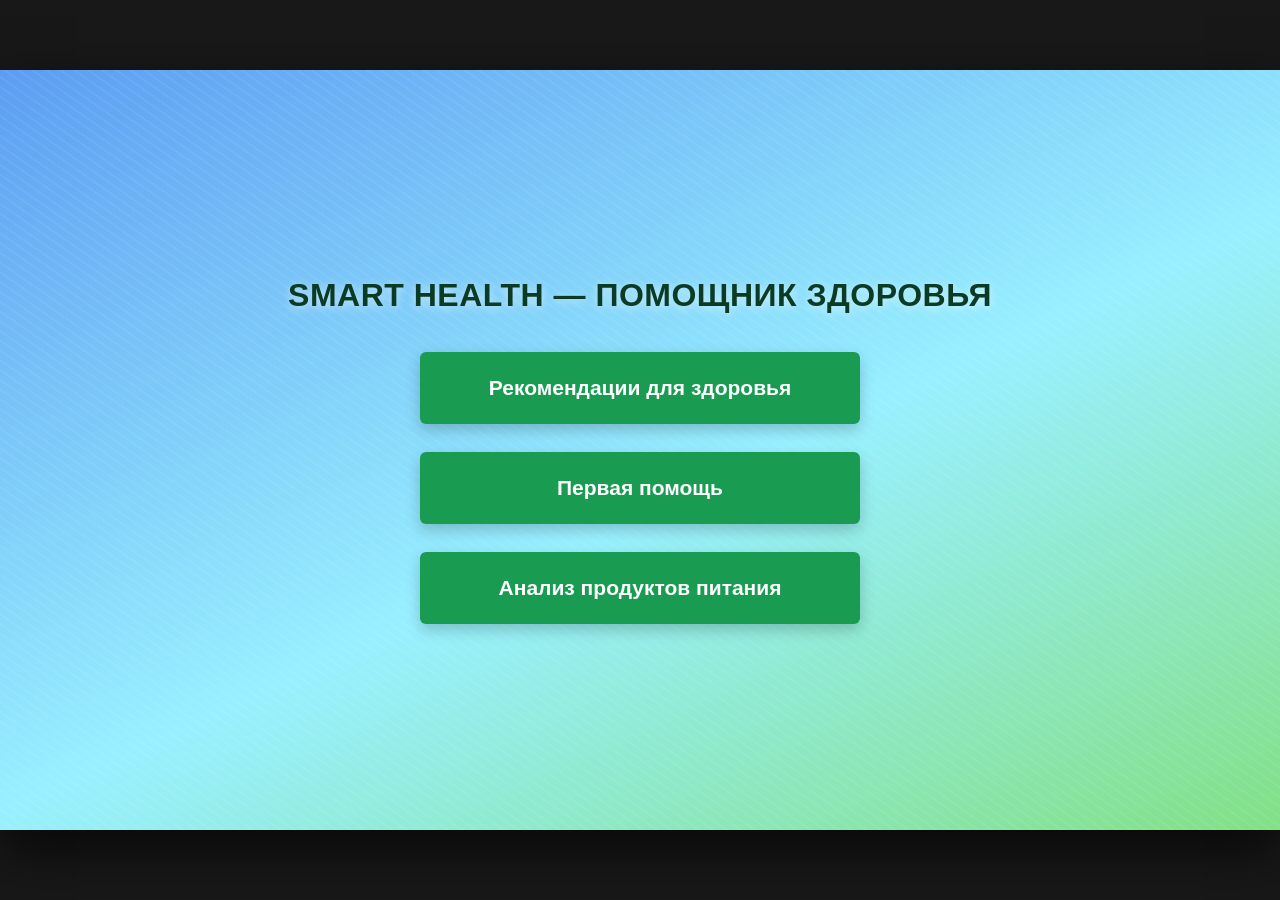
<file: index1/index.html>
<!DOCTYPE html>
<html lang="ru">
<head>
  <meta charset="UTF-8">
  <meta name="viewport" content="width=device-width, initial-scale=1.0">
  <title>Smart Health — Помощник здоровья</title>
  <link rel="stylesheet" href="index.css">
</head>
<body>

  <!-- ЭКРАН 1: ГЛАВНОЕ МЕНЮ -->
  <div id="screen-menu" class="screen active">
    <div class="menu-title">SMART HEALTH — ПОМОЩНИК ЗДОРОВЬЯ</div>
    <button class="menu-btn" onclick="openScreen('screen-health')">Рекомендации для здоровья</button>
    <button class="menu-btn" onclick="openScreen('screen-aid-select')">Первая помощь</button>
    <button class="menu-btn" onclick="openScreen('screen-food')">Анализ продуктов питания</button>
  </div>

  <!-- ЭКРАН 2: РЕКОМЕНДАЦИИ ДЛЯ ЗДОРОВЬЯ -->
  <div id="screen-health" class="screen">
    <button class="back-btn" onclick="openScreen('screen-menu')">← В меню</button>
    <div class="health-inputs">
      <div class="input-group">
        <label>Рост (см)</label>
        <input type="number" id="inp-height" placeholder="Например: 172" value="170">
      </div>
      <div class="input-group">
        <label>Вес (кг)</label>
        <input type="number" id="inp-weight" placeholder="Например: 60" value="60">
      </div>
      <div class="input-group">
        <label>Возраст (лет)</label>
        <input type="number" id="inp-age" placeholder="Например: 15" value="15">
      </div>
      <div class="input-group">
        <label>Сон в сутки (часов)</label>
        <input type="number" id="inp-sleep" placeholder="Например: 7" value="7">
      </div>
      <div class="input-group">
        <label>Время за экраном (часов в день)</label>
        <input type="number" id="inp-screen" placeholder="Например: 5" value="5">
      </div>
    </div>

    <div class="health-right">
      <button class="submit-blue-btn" onclick="calculateHealth()">Отправить и рассчитать</button>
      <div class="health-output" id="health-result-box">
        <h3>Персональный анализ и рекомендации</h3>
        <p>Заполни свои параметры слева и нажми синюю кнопку «Отправить и рассчитать», чтобы получить математический расчёт ИМТ, нормы воды, эргономики рабочего места и режима дня.</p>
      </div>
    </div>
  </div>

  <!-- ЭКРАН 3: ВЫБОР СИТУАЦИИ (ПЕРВАЯ ПОМОЩЬ) -->
  <div id="screen-aid-select" class="screen">
    <button class="back-btn" onclick="openScreen('screen-menu')">← В меню</button>
    <div class="aid-list">
      <button class="aid-case-btn" onclick="startAidGame('cut')">1. Глубокий порез</button>
      <button class="aid-case-btn" onclick="startAidGame('choke')">2. Подавившийся человек</button>
      <button class="aid-case-btn" onclick="startAidGame('faint')">3. Обморок в классе</button>
      <button class="aid-case-btn" onclick="startAidGame('burn')">4. Термический ожог</button>
      <button class="aid-case-btn" onclick="startAidGame('nose')">5. Носовое кровотечение</button>
      <button class="aid-case-btn" onclick="startAidGame('sprain')">6. Растяжение / вывих</button>
    </div>

    <div class="med-cross-box">
      <div class="med-cross-v"></div>
      <div class="med-cross-h"></div>
    </div>
  </div>

  <!-- ЭКРАН 4: МИНИ-ИГРА WASD + E -->
  <div id="screen-aid-game" class="screen">
    <button class="back-btn" onclick="openScreen('screen-aid-select')">← К выбору</button>
    <div class="game-title-banner" id="game-case-title">Ситуация</div>
    <div class="game-hud">Управление: <b>W A S D</b> — движение | <b>E</b> — взять / положить карточку</div>
    
    <div id="game-slots-container"></div>
    <div id="game-cards-container"></div>
    <div id="player-orb"></div>

    <button id="check-game-btn" onclick="finishAidGame()">Проверить порядок</button>
  </div>

  <!-- ЭКРАН 5: ОБЪЯСНЕНИЕ ПОСЛЕ ИГРЫ -->
  <div id="screen-aid-result" class="screen">
    <div class="result-gray-box" id="aid-explanation-box"></div>
    <button class="result-green-btn" onclick="openScreen('screen-menu')">Вернуться в главное меню</button>
  </div>

  <!-- ЭКРАН 6: АНАЛИЗ ПРОДУКТОВ ПИТАНИЯ -->
  <div id="screen-food" class="screen">
    <button class="back-btn" onclick="openScreen('screen-menu')">← В меню</button>
    <div class="food-grid" id="food-grid"></div>
    <div class="food-info-panel" id="food-info-panel">
      <div>
        <h2 id="food-title">Выбери продукт слева</h2>
        <div class="food-metrics" id="food-metrics"></div>
        <p class="food-desc" id="food-desc">Нажми на любую пиксельную иконку продукта (чипсы, кола, энергетик и др.), чтобы увидеть химический состав, количество скрытого сахара и влияние на организм школьника.</p>
      </div>
      <div class="food-footer-note">
        Норма ВОЗ для подростка: не более 25 г (5 чайных ложек) добавленного сахара и не более 5 г соли в сутки.
      </div>
    </div>
  </div>

  <script src="script.js"></script>
</body>
</html>
</file>
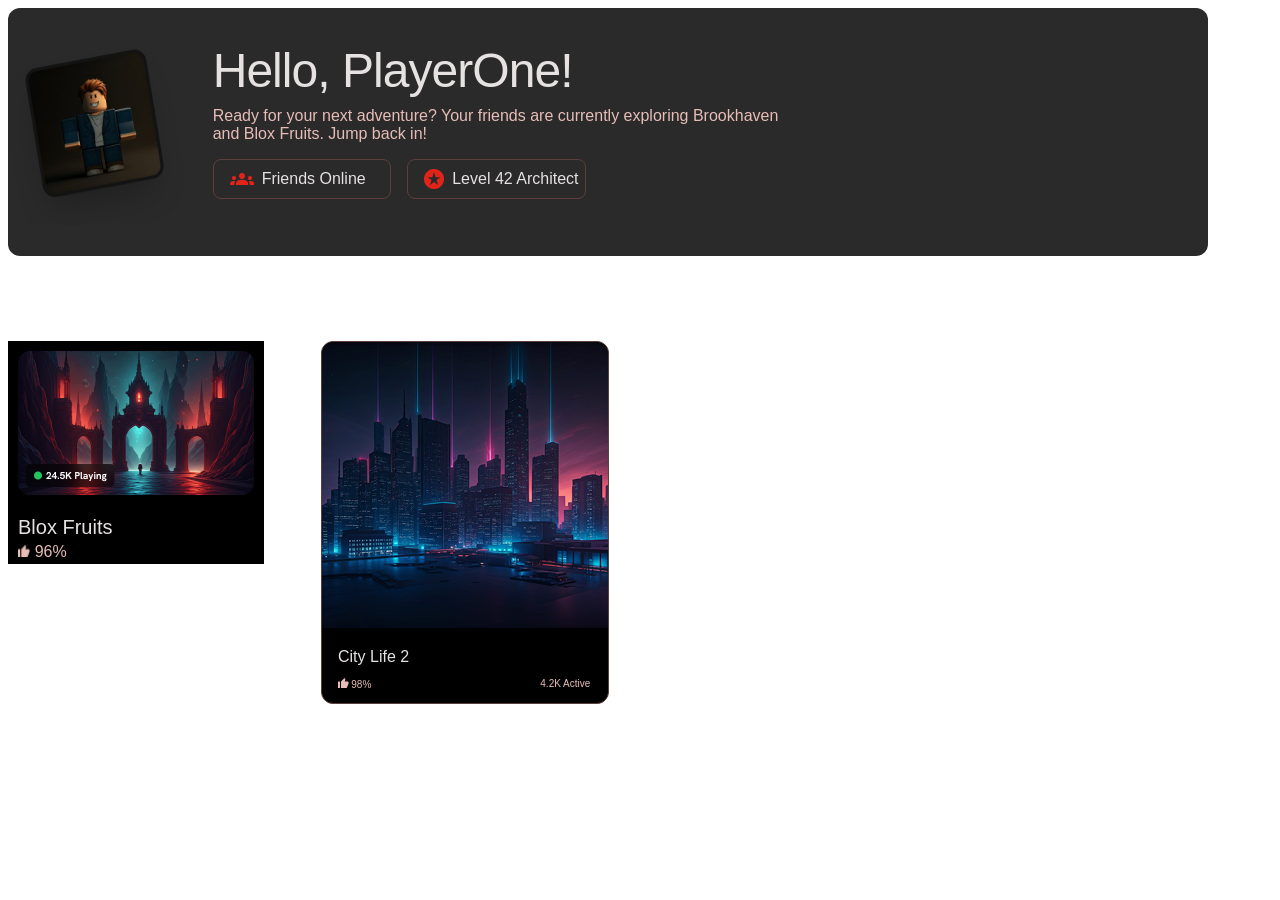
<file: P3.Roblox/P3.html>
<!DOCTYPE html>
<html lang="en">

<head>
    <meta charset="UTF-8">
    <meta name="viewport" content="width=device-width, initial-scale=1.0">
    <title>Document</title>
    <link rel="stylesheet" href="P3.css">
</head>

<body>
    <!--Card 1-->
    <div class="Hero-Section">
        <div class="Roblox-Player-Picture">
            <img src="B.png" alt="Roblox-Player" width="185.36px" height="185.36px">
        </div>
        <div class="Place-Description">
            <div class="Greeting">
                Hello, PlayerOne!
            </div>
            <div class="Brookhaven-Add">
                Ready for your next adventure? Your friends are currently exploring
                Brookhaven and Blox Fruits. Jump back in!
            </div>
            <div class="Place-Online">
                <div class="Button-Border">
                    <img src="Container.png" alt="Comunity" width="24px" height="12px" class="ifo">
                    Friends Online
                </div>
                <div class="Button-Border"> <img src="Star.png" alt="Level-Of-The-Game" width="20px" height="20px"
                        class="ifo">
                    Level 42 Architect</div>
            </div>
        </div>

    </div>
    <!--Card 2-->
<div class="Block-Sides">
        <div class="Raining-City">
            <img src="Background.png" alt="Plave-Online" width="236px" height="144px" class="usmth">
            <div class="Place-Name">Blox Fruits</div>
            <div class="Percents">
                <img src="Like.png" alt="Like" width="12.25px" height="11.666666984558105px">
                96%
            </div>




        </div>



    <div class="Night-City">
        <img src="City.png" alt="Night-City" width="286px" height="286px" class="Image-Radius">
        <div class="Combined-Settings">City Life 2</div>
        <div class="Flex">
            <div class="flex-1">
                <img src="Like.png" alt="Like-City" width="10.5px" height="10px">
                98%
            </div>
            <div>
                4.2K Active
            </div>
        </div>
    </div>
</div>

    <!--Card 3-->
</body>

</html>

<!--   <div class="Night-City">
            <div class="Colors">
                <img src="City.png" alt="Night-City" width="286px" height="286px">
                <div class="Night-City-Description">
                    <div class="Text-Settings">City Life 2 </div>
                </div>
                <div class="Place-Stats">
                    <div class="Margin-Like">
                        <div class="Gap-4-Gap"><img src="Like.png" alt="Like-Rate-Of-The-Place" width="10px"
                                height="10.5px">98%</div>
                    </div>
                    <div>4.2K Active</div>
                </div>
            </div>

        </div>
    </div>-->
</file>
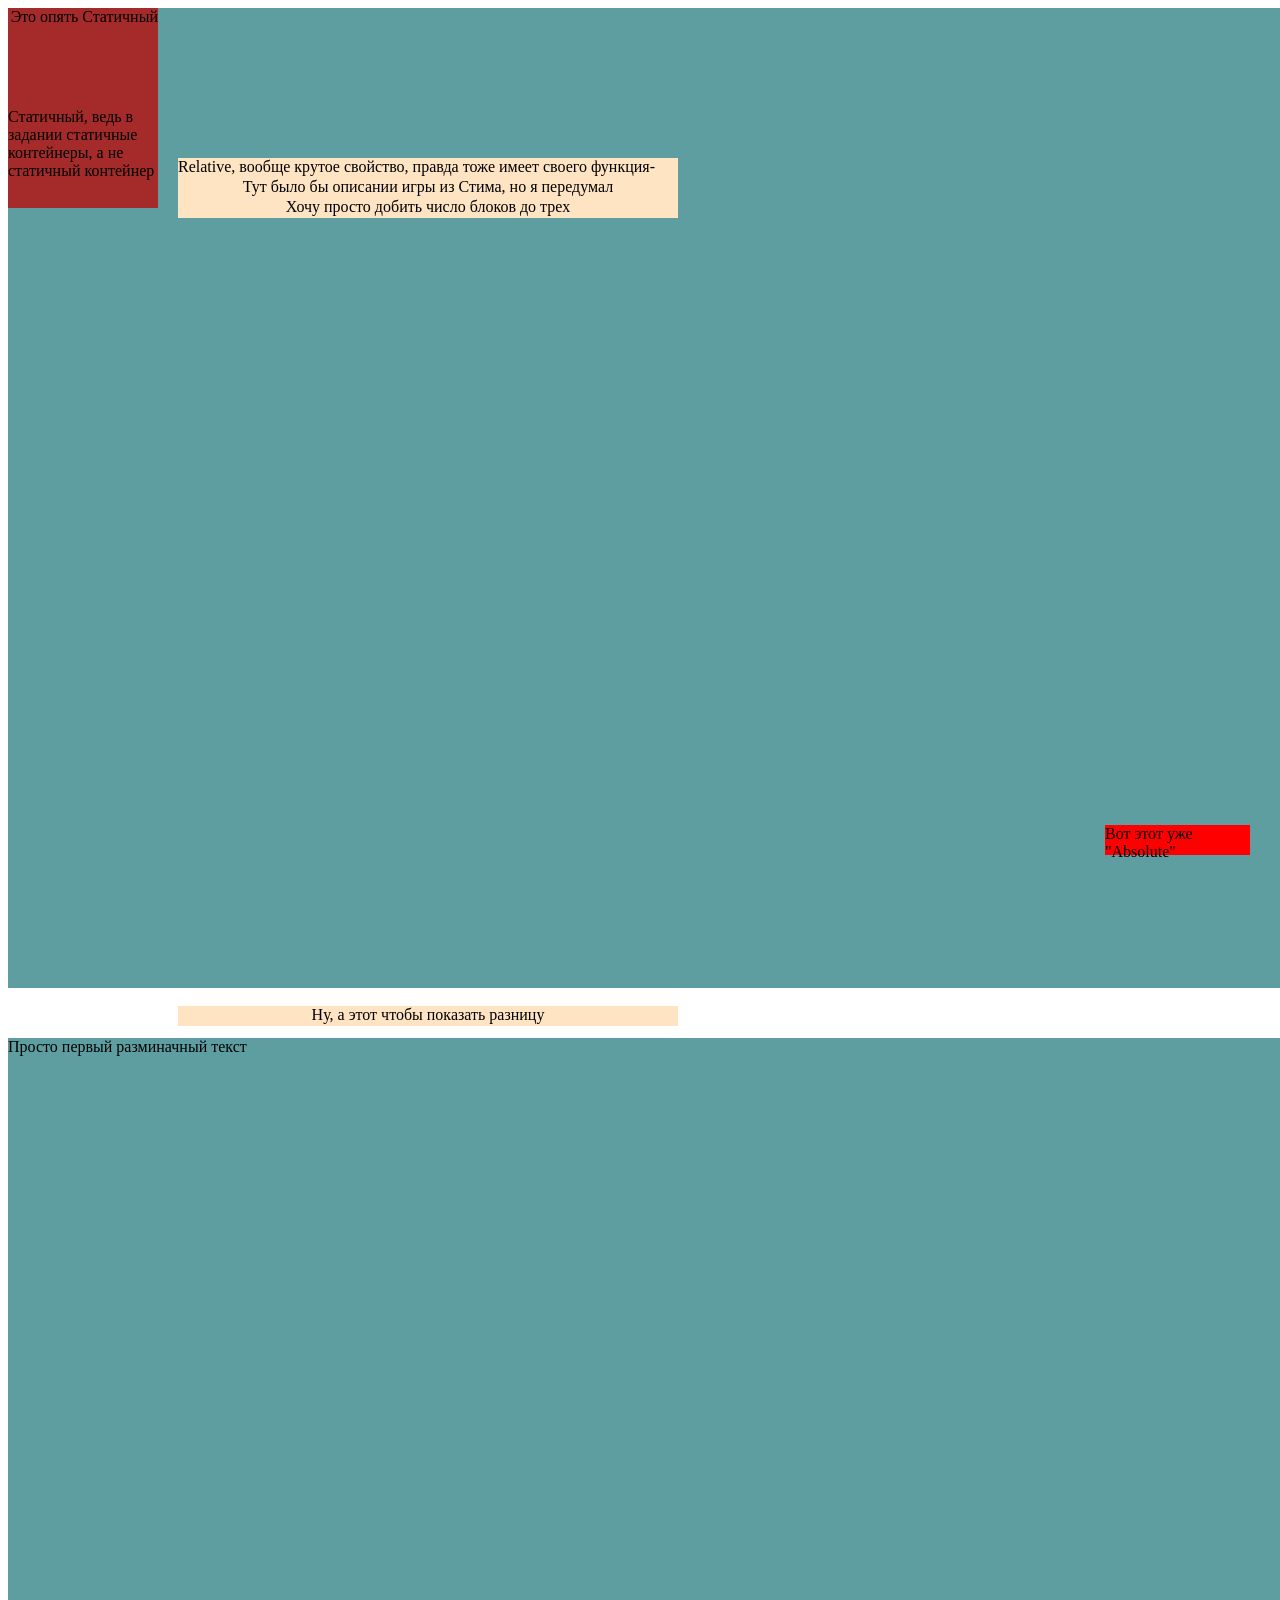
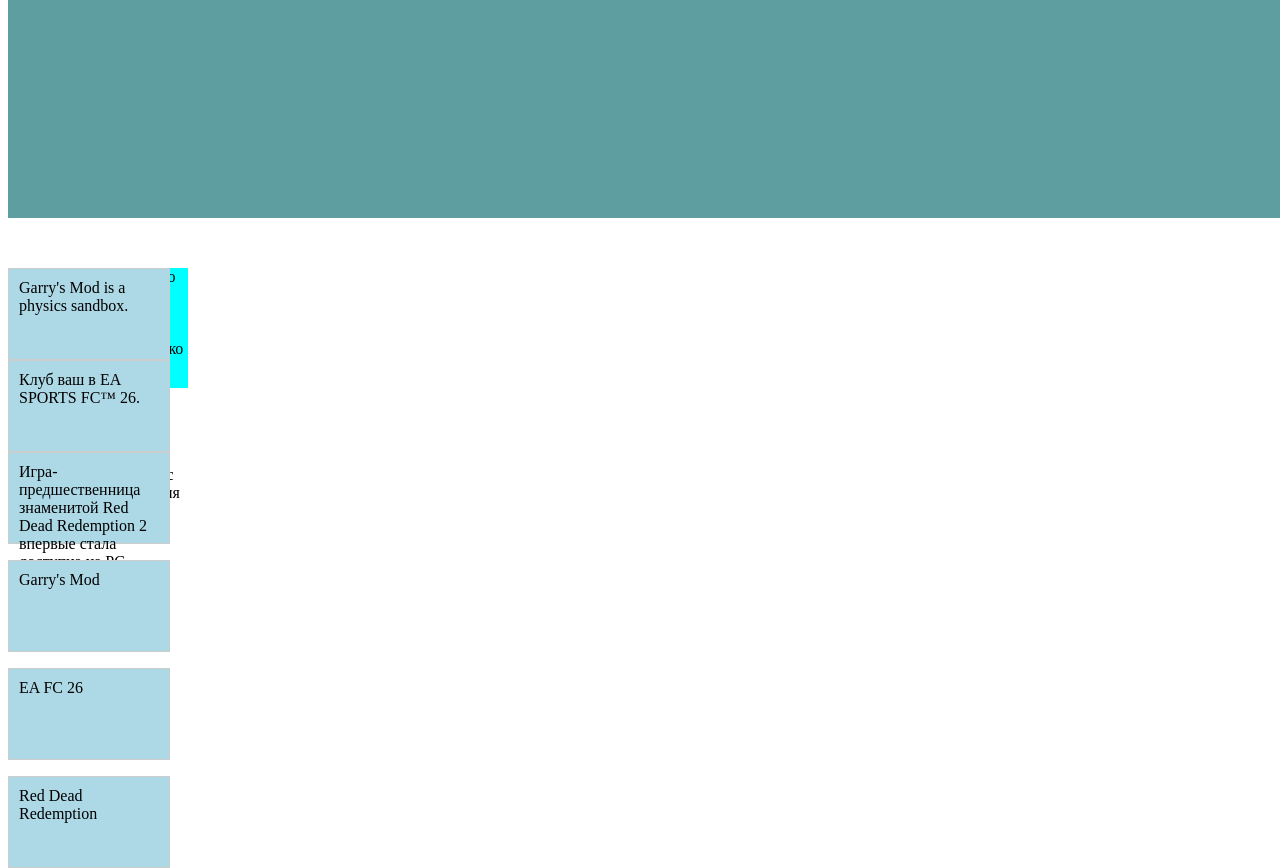
<file: P4/p4.html>
<!DOCTYPE html>
<html lang="en">

<head>
    <meta charset="UTF-8">
    <meta name="viewport" content="width=device-width, initial-scale=1.0">
    <link rel="stylesheet" href="p4.css">
    <title>Document</title>
</head>

<body>
    <div class="Blocky">
        <div class="Blocky">
            <div class>
            <div class="Statics">Это опять Статичный</div>
            <div class="Statics">Статичный, ведь в задании статичные контейнеры, а не статичный контейнер</div>
        </div>
        <div class="Blocky">
            <div class="Relatives">Relative, вообще крутое свойство, правда тоже имеет своего функция-заменителя</div>
            <div class="Relatives">Тут было бы описании игры из Стима, но я передумал</div>
            <div class="Relatives">Хочу просто добить число блоков до трех</div>
        </div>

        <div class="Blocky">
            <div>Просто первый разминачный текст</div>
            <div class="Absolutes">Вот этот уже "Absolute"</div>
            <div class="Relatives">Ну, а этот чтобы показать разницу</div>
        </div>



        <div class="Fixeds">Фикс (Fixed Gear) — это легкий односкоростной велосипед,
            у которого отсутствует свободный ход.
            Задняя звезда жестко закреплена на втулке,
            поэтому педали непрерывно крутятся вместе с колесами,
            позволяя ехать как вперед, так и назад,
            а также резко тормозить с помощью сопротивления ног.</div>



        <div claas="Flexy">
            <header class="Sticks">Garry's Mod is a physics sandbox. </header>
            <header class="Sticks">Клуб ваш в EA SPORTS FC™ 26. </header>
            <header class="Sticks">Игра-предшественница знаменитой Red Dead Redemption 2 впервые стала доступна на PC.
            </header>


            <p class="Sticks">Garry's Mod</p>
            <p class="Sticks">EA FC 26</p>
            <p class="Sticks">Red Dead Redemption</p>
        </div>

    </div>

</body>

</html>
</file>
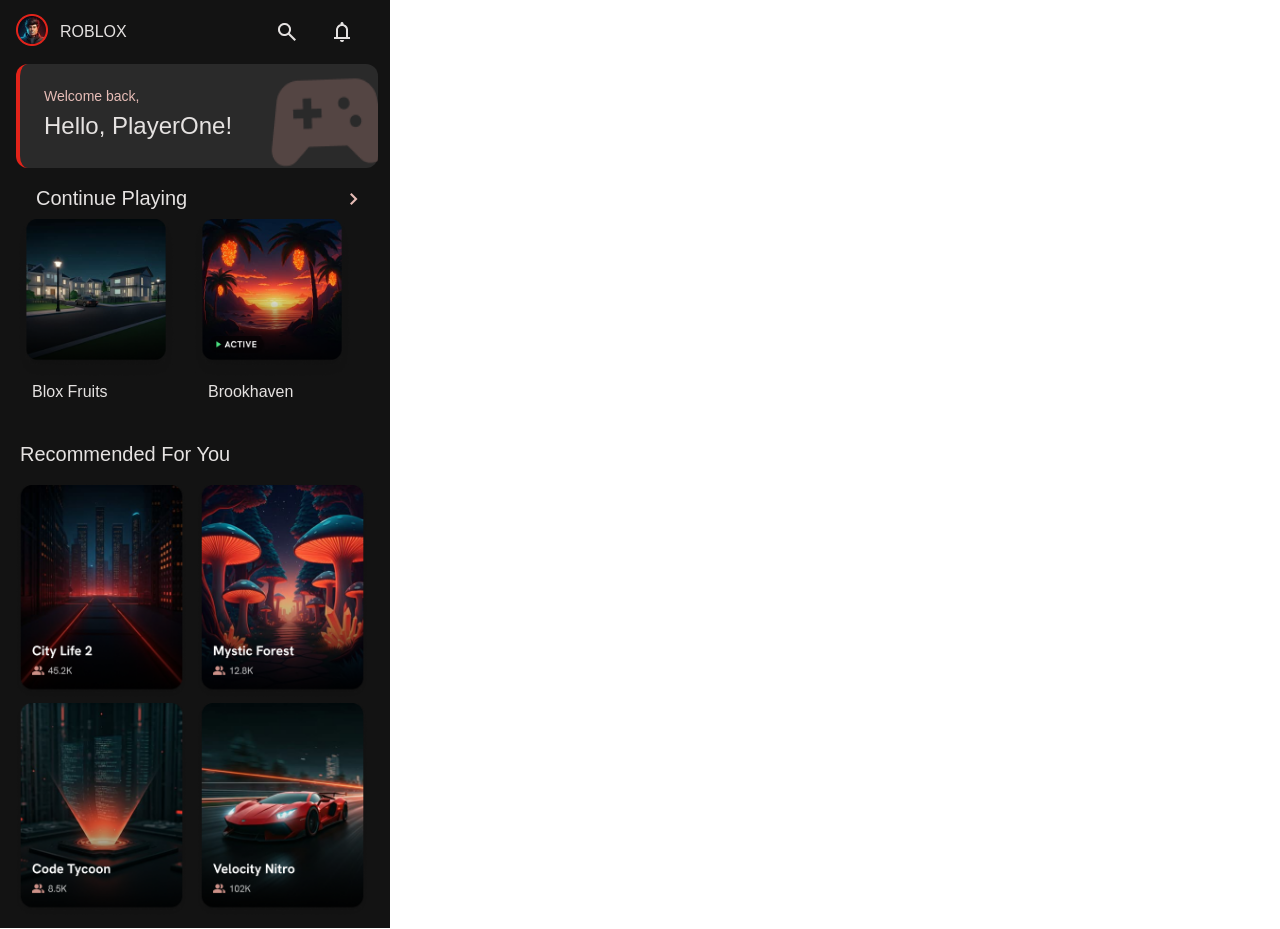
<file: P5/p5.html>
<!DOCTYPE html>
<html lang="en">

<head>
    <meta charset="UTF-8">
    <meta name="viewport" content="width=device-width, initial-scale=1.0">
    <link rel="stylesheet" href="p5.css">
    <title>Document</title>
</head>

<body>
    <header>
        <nav class="CB">
            <div class="GBIAW">
                <div class="TTLWM">
                    <img src="Border.png" alt="1" width="32px" height="32px" class="TTLWM">
                </div>
                <div>
                    ROBLOX
                </div>
            </div>
            <div class="GBTI">
                <div class="IN1">
                    <img src="Container.png" alt="2" width="18px" height="18px">
                </div>
                <div class="IN2">
                    <img src="Container 2.png" alt="3" width="16px" height="20px">
                </div>
            </div>
        </nav>
    </header>
    <div class="Greeting">
        <div class="Greeting-Board">
            <div class="Welcoming">Welcome back,</div>
            <div class="Hello-To-Player">Hello, PlayerOne!</div>
            <img src="Game-Stick.png" alt="Game-Stick" width="121.02px" height="125.99px" class="Game-Stick">
        </div>
    </div>
    <div class="Place-Menu-Of-Continuing-Playing">
        <div class="Continue-Playing">
            <div class="Left1">
                Continue Playing
            </div>
            <div>
                <img src="Container 3.png" alt="Bigger" width="7.4px" height="12px">
            </div>
        </div>
        <div class="Blox-Fruits-Brookhaven">
            <div>
                <div><img src="Background+Shadow 2.png" alt="Blox Fruits" width="160px" height="160px"></div>
                <div class="Left">Blox Fruits</div>
            </div>
            <div>
                <div><img src="Background+Shadow.png" alt="Brookhaven" width="160px" height="160px"></div>
                <div class="Left">Brookhaven</div>
            </div>
        </div>
    </div>
    <div class="Recommendation-Place-Plays-Menu">
        <div class="Recommendations-Place-Plays">
            <div>
                Recommended For You
            </div>
        </div>
        <div class="Playses">
            <div class="Flex">
                <div>
                    <div><img src="City Life 2.png" alt="City-Life-2" width="171px" height="213.75px"></div>
                </div>
                <div>
                    <div><img src="Mystic Forest.png" alt="Mystic-Forest" width="171px" height="213.75px"></div>
                </div>
            </div>
            <div class="Flex">
                <div>
                    <div><img src="Code Tycoon.png" alt="Code-Tycoon" width="171px" height="213.75px"></div>
                </div>
                <div>
                    <div><img src="Velocity Nitro.png" alt="Velocity-Nitro" width="171px" height="213.75px"></div>
                </div>
            </div>
        </div>
    </div>
</body>

</html>
</file>
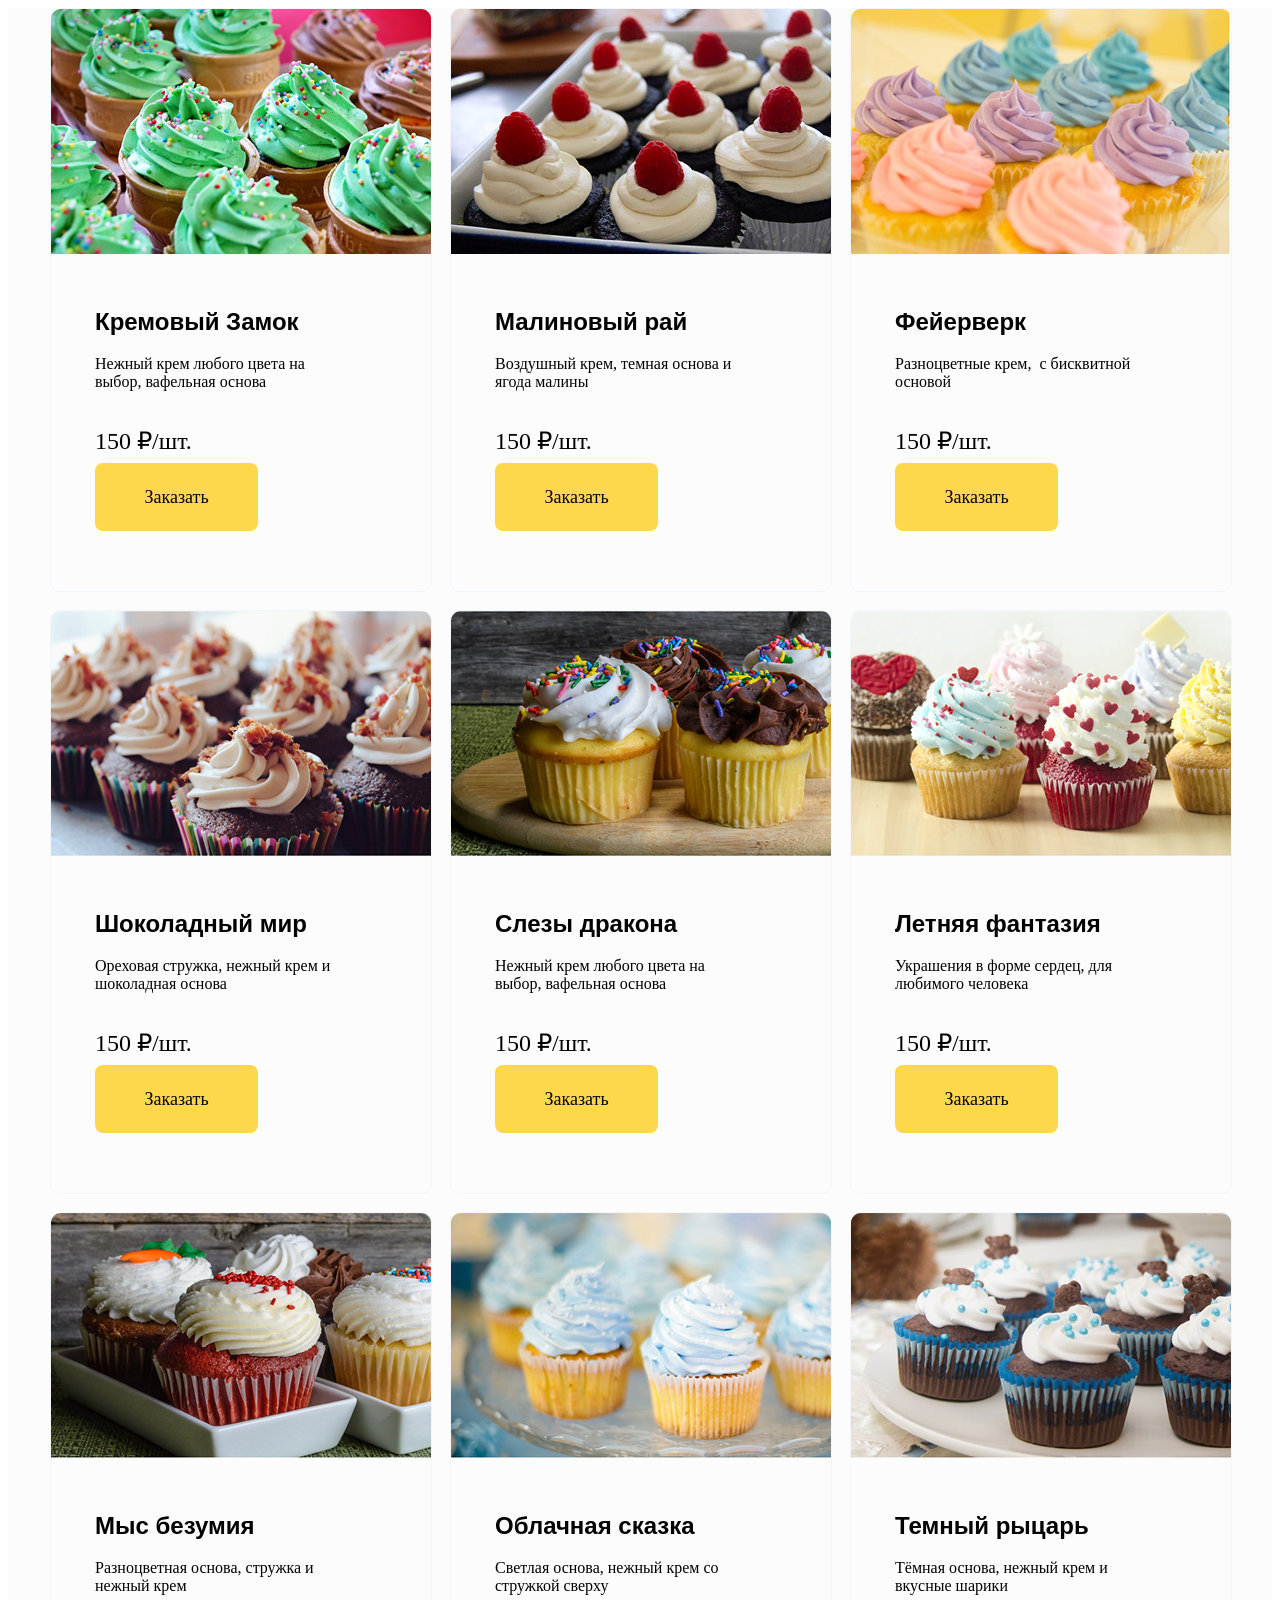
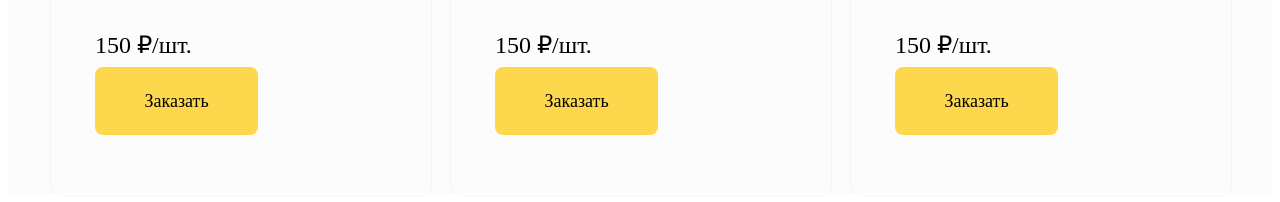
<file: P6/p6.html>
<!DOCTYPE html>
<html lang="en">

<head>
    <meta charset="UTF-8">
    <meta name="viewport" content="width=device-width, initial-scale=1.0">
    <link rel="stylesheet" href="p6.css">
    <title>Document</title>
</head>

<body>
    <div class="container-box">
        <div class="pictures">
            <div class="border-radius"><img src="img(8).png" alt="First-Cake" width="380px" height="245px"></div>
            <div class="main-text">Кремовый Замок</div>
            <div class="text">Нежный крем любого цвета на выбор, вафельная основа</div>
            <div class="price">150 ₽/шт. </div>
            <div class="left">
                <div class="button-to-make-a-delivery">Заказать</div>
            </div>
        </div>
        <div class="pictures">
            <div class="border-radius"><img src="img (7).png" alt="First-Cake" width="380px" height="245px"></div>
            <div class="main-text">Малиновый рай</div>
            <div class="text">Воздушный крем, темная основа и ягода малины</div>
            <div class="price">150 ₽/шт. </div>
            <div class="left">
                <div class="button-to-make-a-delivery">Заказать</div>
            </div>
        </div>
        <div class="pictures">
            <div class="border-radius"><img src="img (6).png" alt="First-Cake" width="380px" height="245px">
            </div>
            <div class="main-text">Фейерверк</div>
            <div class="text">Разноцветные крем,  с бисквитной основой</div>
            <div class="price">150 ₽/шт. </div>
            <div class="left">
                <div class="button-to-make-a-delivery">Заказать</div>
            </div>
        </div>
        <div class="pictures">
            <div class="border-radius"><img src="img (5).png" alt="First-Cake" width="380px" height="245px">
            </div>
            <div class="main-text">Шоколадный мир</div>
            <div class="text">Ореховая стружка, нежный крем и шоколадная основа</div>
            <div class="price">150 ₽/шт. </div>
            <div class="left">
                <div class="button-to-make-a-delivery">Заказать</div>
            </div>
        </div>
        <div class="pictures">
            <div class="border-radius"><img src="img (4).png" alt="First-Cake" width="380px" height="245px">
            </div>
            <div class="main-text">Слезы дракона</div>
            <div class="text">Нежный крем любого цвета на выбор, вафельная основа</div>
            <div class="price">150 ₽/шт. </div>
            <div class="left">
                <div class="button-to-make-a-delivery">Заказать</div>
            </div>
        </div>
        <div class="pictures">
            <div class="border-radius"><img src="img (3).png" alt="First-Cake" width="380px" height="245px">
            </div>
            <div class="main-text">Летняя фантазия</div>
            <div class="text">Украшения в форме сердец, для любимого человека</div>
            <div class="price">150 ₽/шт. </div>
            <div class="left">
                <div class="button-to-make-a-delivery">Заказать</div>
            </div>
        </div>
        <div class="pictures">
            <div class="border-radius"><img src="img (2).png" alt="First-Cake" width="380px" height="245px">
            </div>
            <div class="main-text">Мыс безумия</div>
            <div class="text">Разноцветная основа, стружка и нежный крем</div>
            <div class="price">150 ₽/шт. </div>
            <div class="left">
                <div class="button-to-make-a-delivery">Заказать</div>
            </div>
        </div>
        <div class="pictures">
            <div class="border-radius"><img src="img (1).png" alt="First-Cake" width="380px" height="245px">
            </div>
            <div class="main-text">Облачная сказка</div>
            <div class="text">Светлая основа, нежный крем со стружкой сверху</div>
            <div class="price">150 ₽/шт. </div>
            <div class="left">
                <div class="button-to-make-a-delivery">Заказать</div>
            </div>
        </div>
        <div class="pictures">
            <div class="border-radius"><img src="img.png" alt="First-Cake" width="380px" height="245px"></div>
            <div class="main-text">Темный рыцарь</div>
            <div class="text">Тёмная основа, нежный крем и вкусные шарики</div>
            <div class="price">150 ₽/шт. </div>
            <div class="left">
                <div class="button-to-make-a-delivery">Заказать</div>
            </div>
        </div>
    </div>
</body>

</html>
</file>
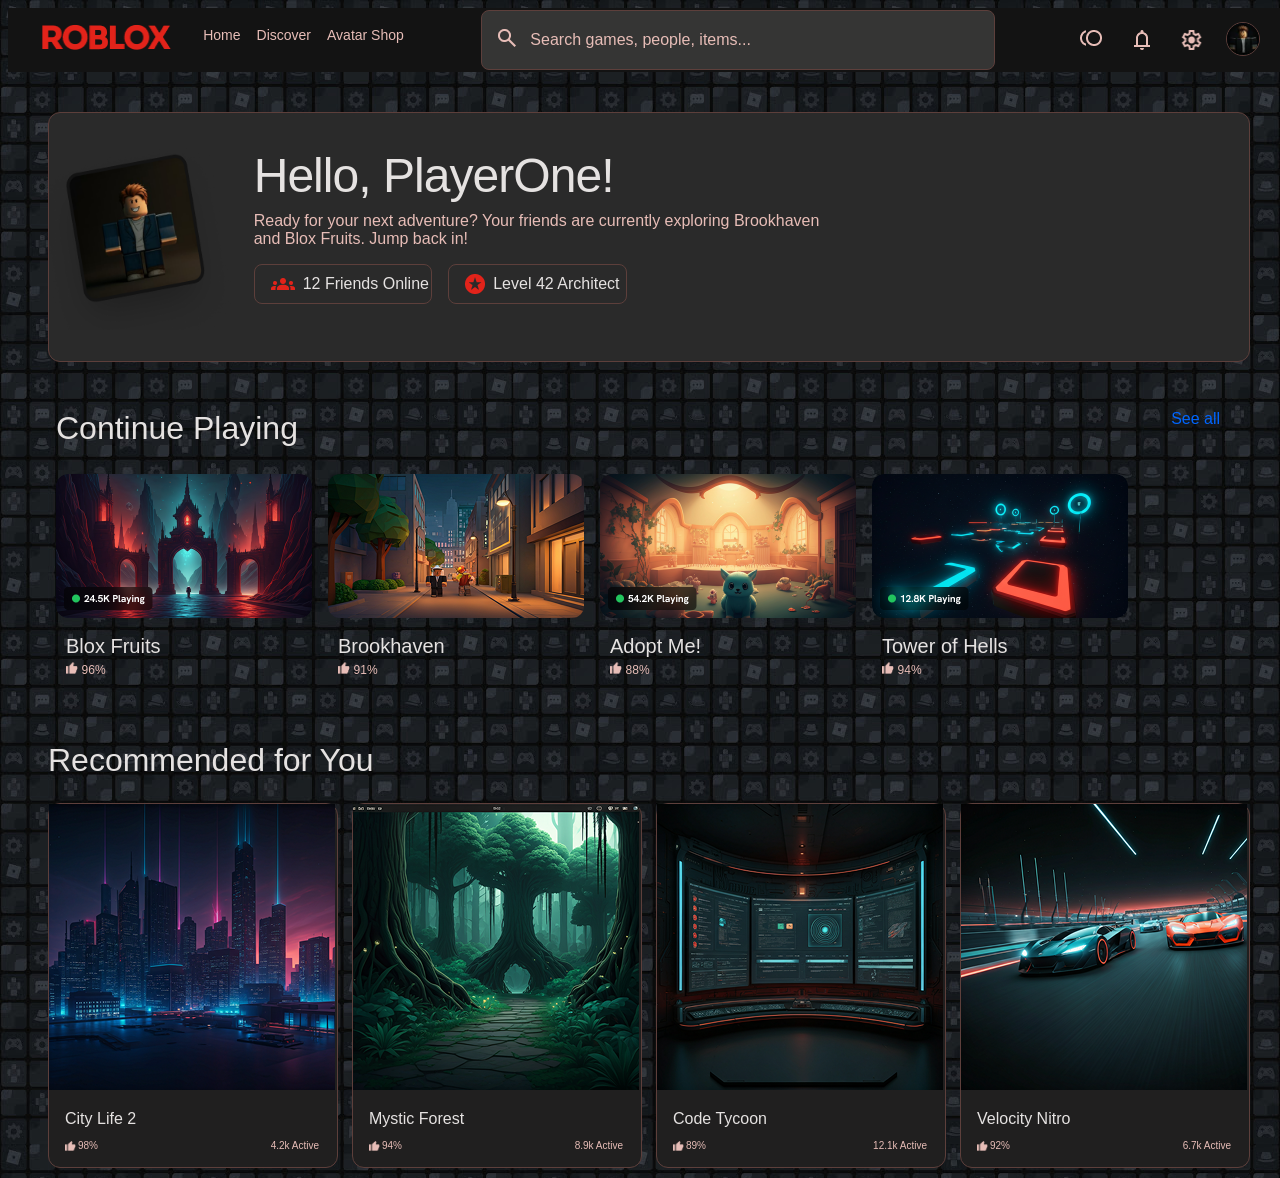
<file: P7/p7.html>
<!DOCTYPE html>
<html lang="en">

<head>
    <meta charset="UTF-8">
    <meta name="viewport" content="width=device-width, initial-scale=1.0">
    <link rel="stylesheet" href="p7.css">
    <title>Document</title>
</head>

<body>
    <header>
        <nav class="RPOTB">
            <img src="Роблокс лицо.png" alt="" width="32px" height="32px" class="_-1">
            <div class="Roblox"><img src="Container (2).png" alt="ROBLOX" class="_"></div>
            <div class="buttons-1">
                <div>Home</div>
                <div>Discover</div>
                <div>Avatar Shop</div>
            </div>
            <div class="Header-left">
                <img src="Что то 2.png" alt="Лупа" width="40px" height="40px">
                <img src="Чтото.png" alt="Колокольчик" width="40px" height="40px">
            </div>
            <div class="search">
                <div class="Search-left"><img src="Margin.png" alt="Search" width="26px" height="18px"></div>
                <div class="Margin-search">Search games, people, items...</div>
            </div>
            <div class="buttons-2">
                <div><img src="Button.png" alt="" width="38px" height="32px"></div>
                <div><img src="Button (1).png" alt="" width="32px" height="36px"></div>
                <div><img src="Button (2).png" alt="" width="36.1px" height="36px"></div>
                <div><img src="User avatar.png" alt="" width="32px" height="32px" class="User-Picture"></div>
            </div>
        </nav>
    </header>
    <div class="Hero-Section">
        <div class="Roblox-Player-Picture">
            <img src="Background+Border+Shadow.png" alt="Roblox-Player" width="185.36px" height="185.36px">
        </div>
        <div class="Place-Description">
            <div class="Welcoming">
                Welcome back,
            </div>
            <div class="Greeting">
                Hello, PlayerOne!
            </div>
            <div class="Greeting-For-390">
                <div class="Greeting-1">
                    Hello, PlayerOne!
                </div>
                <div class="Controler"><img src="Text.png" alt="Game-Stick" width="121.02px" height="125.99px"></div>
            </div>
            <div class="Brookhaven-Add">
                Ready for your next adventure? Your friends are currently exploring
                Brookhaven and Blox Fruits. Jump back in!
            </div>
            <div class="Place-Online">
                <div class="Button-Border">
                    <img src="Container (7).png" alt="Comunity" width="24px" height="12px" class="ifo">
                    12 Friends Online
                </div>
                <div class="Button-Border"> <img src="Container (8).png" alt="Level-Of-The-Game" width="20px"
                        height="20px" class="ifo">
                    Level 42 Architect</div>
            </div>
        </div>
    </div>

    <div class="Container-grid">
        <div class="Some-buttons">
            <div class="Size-Continue-Playing">Continue Playing</div>
            <div class="Blue-Button">See all</div>
            <div class="TTR"><img src="Стрелка.png" alt="ToTheRight" width="7.4px" height="12px"></div>
        </div>
        <div class="Place-grids">
            <div class="Raining-City">
                <img src="Background.png" alt="Plave-Online" width="256px" height="144px" class="usmth">
                <div class="Place-Name">Blox Fruits</div>
                <div class="Percents">
                    <img src="Like.png" alt="Like" width="12.25px" height="11.666666984558105px">
                    96%
                </div>
            </div>
            <div class="Raining-City">
                <img src="[base64].png"
                    alt="Plave-Online" width="256px" height="144px" class="usmth">
                <div class="Place-Name">Brookhaven</div>
                <div class="Percents">
                    <img src="Like.png" alt="Like" width="12.25px" height="11.666666984558105px">
                    91%
                </div>
            </div>
            <div class="Raining-City">
                <img src="Background (1).png" alt="Plave-Online" width="256px" height="144px" class="usmth">
                <div class="Place-Name">Adopt Me!</div>
                <div class="Percents">
                    <img src="Like.png" alt="Like" width="12.25px" height="11.666666984558105px">
                    88%
                </div>
            </div>
            <div class="Raining-City">
                <img src="Background (2).png" alt="Plave-Online" width="256px" height="144px" class="usmth">
                <div class="Place-Name">Tower of Hells</div>
                <div class="Percents">
                    <img src="Like.png" alt="Like" width="12.25px" height="11.666666984558105px">
                    94%
                </div>
            </div>
        </div>
    </div>

    <div class="Recommendations">
        <div class="Recommendation-intro">Recommended for You</div>
        <div class="Recommendation-Grid">
            <div class="Recommendations-place">
                <img src="Container (3).png" alt="City-Life-2" width="286px" height="286px">
                <div class="Recommendations-place-name">City Life 2</div>
                <div class="Recommendations-place-rating">
                    <div class="flex-1"><img src="Like.png" alt="Like" width="10.5px" height="10px"> 98%</div>
                    <div class="flex">4.2k Active</div>
                </div>
            </div>
            <div class="Recommendations-place">
                <img src="Container (4).png" alt="Mystic-Forest" width="286px" height="286px">
                <div class="Recommendations-place-name">Mystic Forest</div>
                <div class="Recommendations-place-rating">
                    <div class="flex-1"><img src="Like.png" alt="Like" width="10.5px" height="10px"> 94%</div>
                    <div class="flex">8.9k Active</div>
                </div>
            </div>
            <div class="Recommendations-place">
                <img src="Container (5).png" alt="Code Tycoon" width="286px" height="286px">
                <div class="Recommendations-place-name">Code Tycoon</div>
                <div class="Recommendations-place-rating">
                    <div class="flex-1"><img src="Like.png" alt="Like" width="10.5px" height="10px"> 89%</div>
                    <div class="flex">12.1k Active</div>
                </div>
            </div>
            <div class="Recommendations-place">
                <img src="Container (6).png" alt="City-Life-2" width="286px" height="286px">
                <div class="Recommendations-place-name">Velocity Nitro</div>
                <div class="Recommendations-place-rating">
                    <div class="flex-1"><img src="Like.png" alt="Like" width="10.5px" height="10px"> 92%</div>
                    <div class="flex">6.7k Active</div>
                </div>
            </div>
        </div>
    </div>
</body>

</html>
</file>
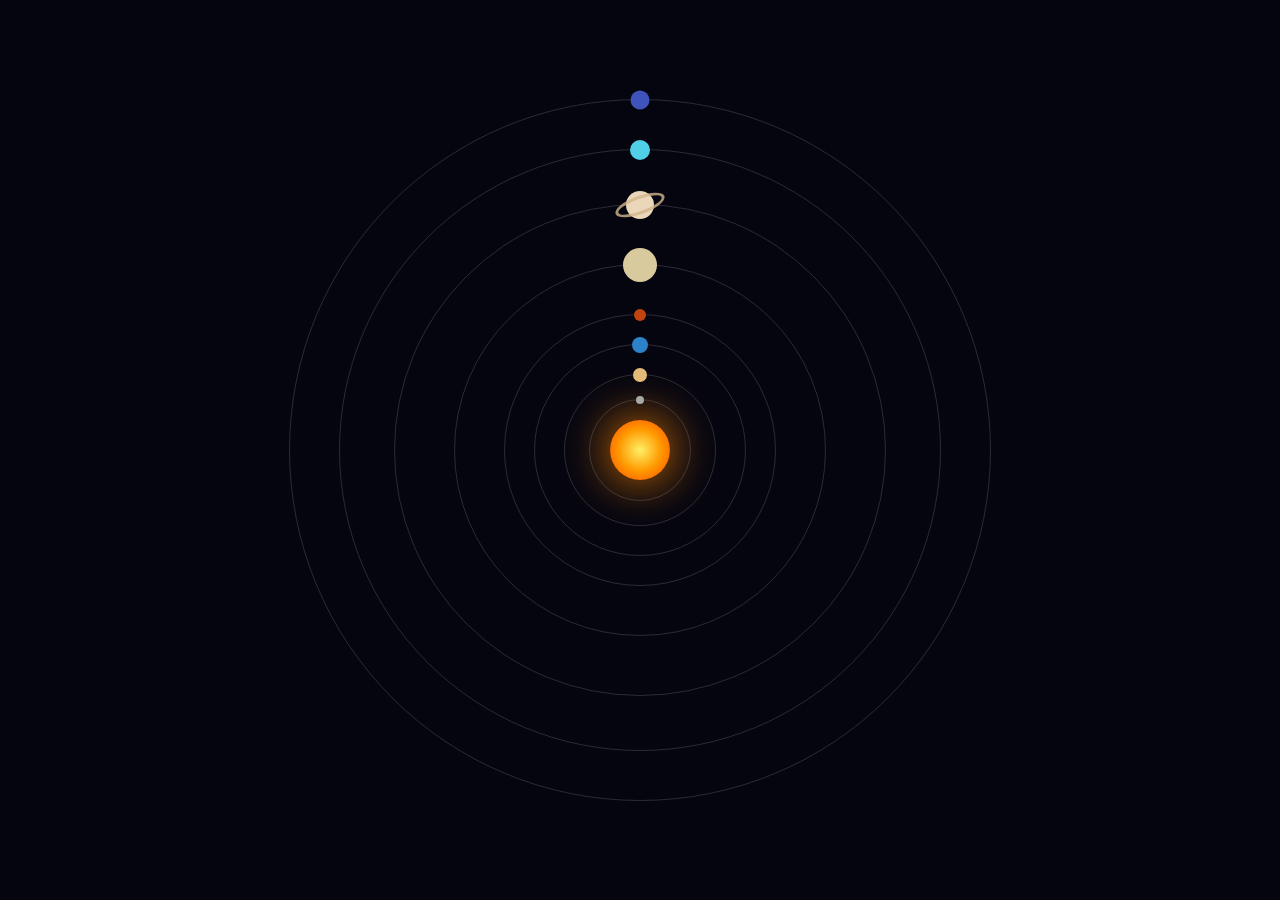
<file: P8/p8.html>
<!DOCTYPE html>
<html lang="ru">
<head>
  <meta charset="UTF-8">
  <title>Солнечная система</title>
  <link rel="stylesheet" href="p8.css">
</head>
<body>

  <div class="space">
    <!-- Солнце -->
    <div class="sun"></div>

    <!-- Орбиты и планеты -->
    <div class="orbit mercury-orbit">
      <div class="planet mercury" title="Меркурий"></div>
    </div>

    <div class="orbit venus-orbit">
      <div class="planet venus" title="Венера"></div>
    </div>

    <div class="orbit earth-orbit">
      <div class="planet earth" title="Земля"></div>
    </div>

    <div class="orbit mars-orbit">
      <div class="planet mars" title="Марс"></div>
    </div>

    <div class="orbit jupiter-orbit">
      <div class="planet jupiter" title="Юпитер"></div>
    </div>

    <div class="orbit saturn-orbit">
      <div class="planet saturn" title="Сатурн">
        <div class="saturn-ring"></div>
      </div>
    </div>

    <div class="orbit uranus-orbit">
      <div class="planet uranus" title="Уран"></div>
    </div>

    <div class="orbit neptune-orbit">
      <div class="planet neptune" title="Нептун"></div>
    </div>
  </div>

</body>
</html>
</file>
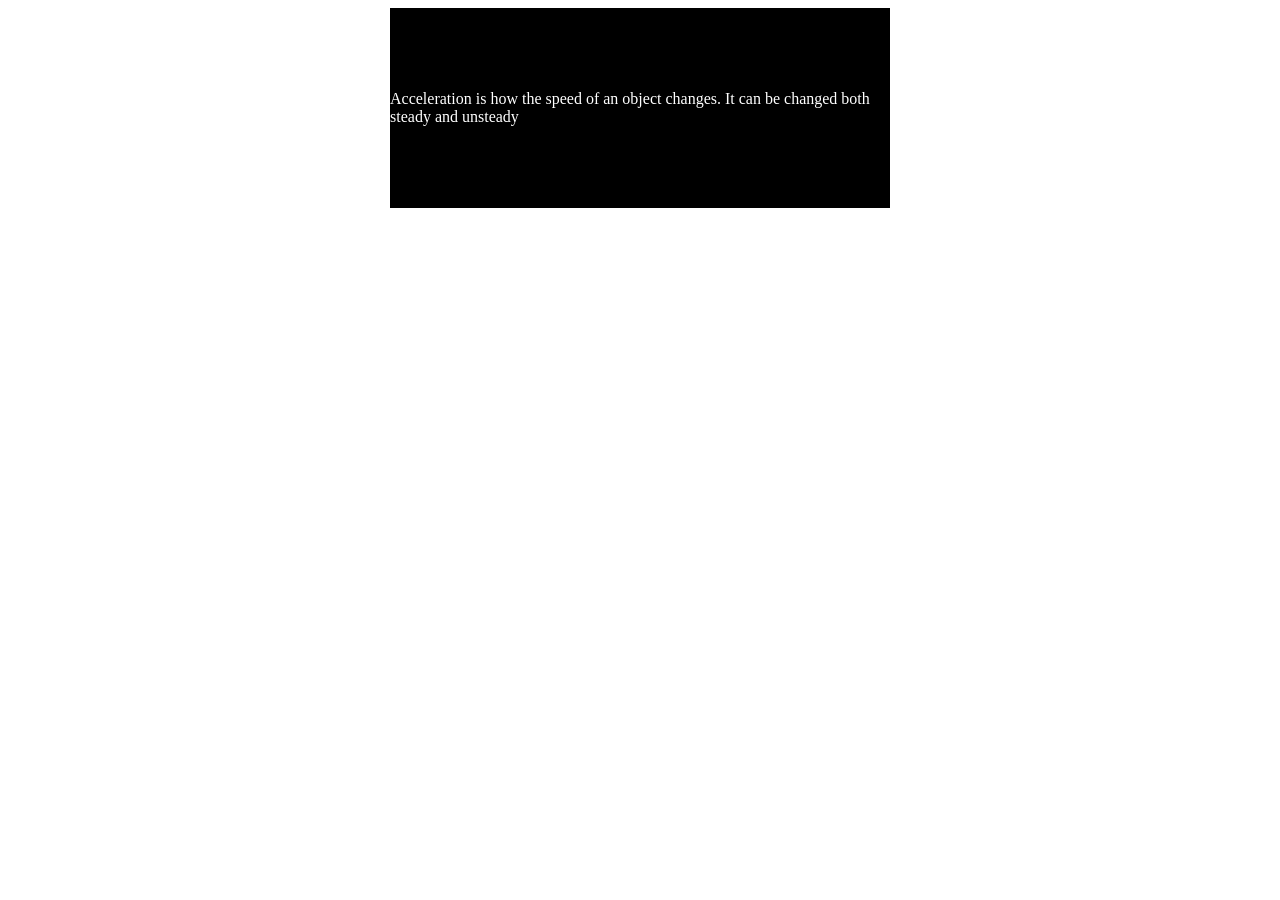
<file: P9/p9.html>
<!DOCTYPE html>
<html lang="en">
<head>
    <meta charset="UTF-8">
    <meta name="viewport" content="width=device-width, initial-scale=1.0">
    <title>Document</title>
    <link rel="stylesheet" href="p9.css">
</head>
<body>
    <div class="intro">Acceleration is how the speed of an object changes. It can be changed both steady and unsteady</div>
</body>
</html>
</file>
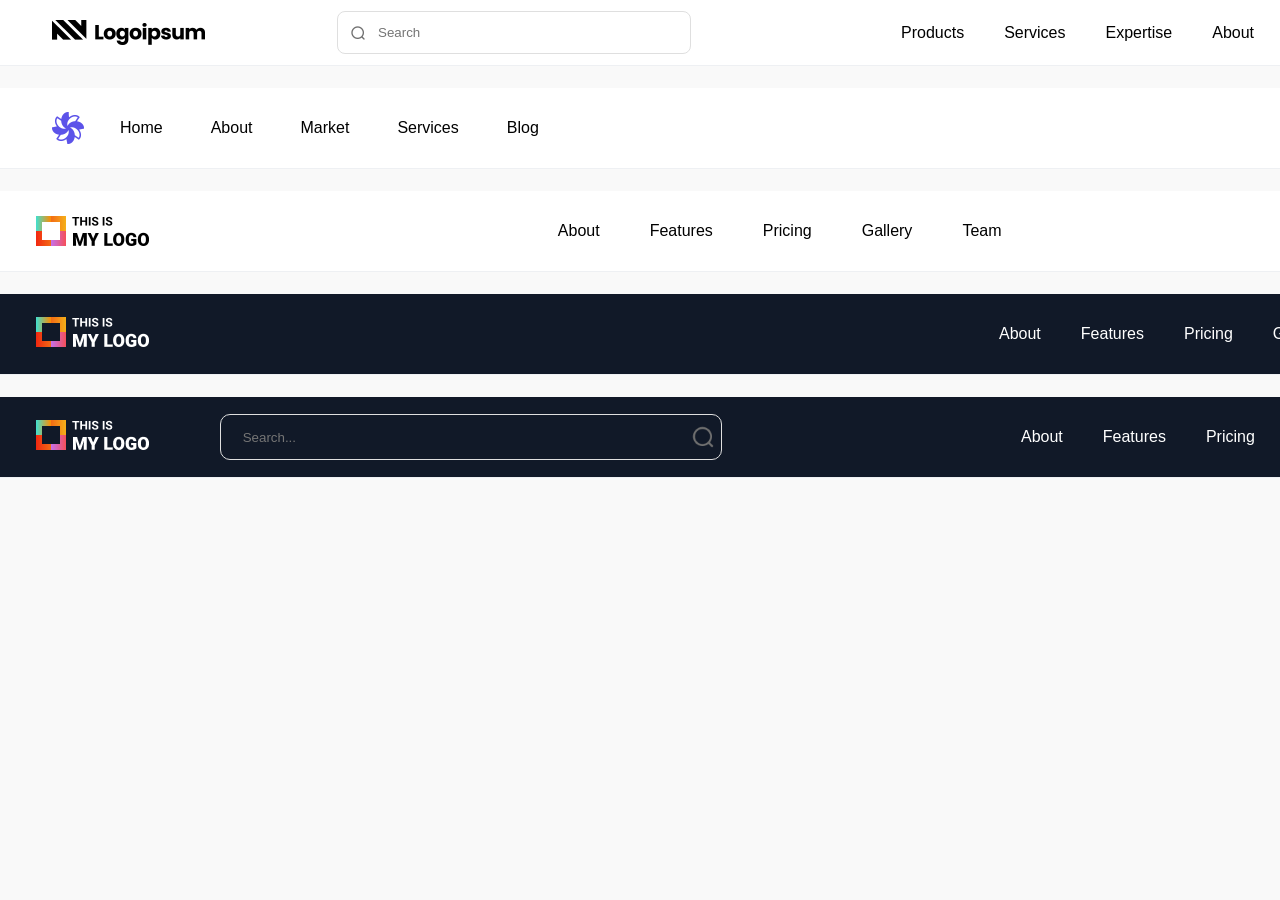
<file: P2/P2.photos/p2.html>
<!DOCTYPE html>
<html lang="en">
<!--video 29:29-->

<head>
    <meta charset="UTF-8">
    <meta name="viewport" content="width=device-width, initial-scale=1.0">
    <link rel="stylesheet" href="p2.css">
    <title>Document</title>
</head>

<body>
    <!--Header 1-->
    <header>
        <div class="header-block"><!--1-->
            <div class="header-block3"><!--2-->
                <img src="Frame 2.png" alt="ImageFromTheLeft" width="177px" height="41px" class="header-img1">
                <div class="search-box">
                    <img src="search-lg.png" alt="SearchImage" width="16px" height="16px" class="mrlt">
                    <input type="text" class="search" placeholder="Search">
                </div>
            </div><!--2-->
            <div class="high-buttons"><!--5-->
                <div class="gap40-1">
                    <a href="1">Products</a>
                    <a href="2">Services</a>
                    <a href="3">Expertise</a>
                    <a href="4">About</a>
                </div>

                <div><!--6-->
                    <button class="login-sign-up">Login/Sign Up</button>
                </div><!--6-->
            </div><!--5-->
        </div><!--1-->
    </header>
    <!--Header 2-->
    <header>
        <div class="header-block-1">
            <div class="gap-32">
            <div class = "blue-button-2-line">
            <img src="Wood.png" alt="ImageFromTheLeft2" width="40px" height="40px" class="mrl-48">
            </div>
            <div class="high-buttons1">
                <div class="gap-48">
                    <a href="">Home</a>
                    <a href="">About</a>
                    <a href="">Market</a>
                    <a href="">Services</a>
                    <a href="">Blog</a>
                </div>
            </div>
            </div>
            <div class="logos">
                <img src="Buttons.png" alt="" width="40px" height="40px">
                <img src="B.png.png" alt="" width="40px" height="40px">
                <button class="login-sign-up-1">Sign-In</button>
            </div>
        </div>
    </header>

    <!--Header 3-->
    <header>
        <div class="header-block-2">
            <div>
                <img src="Left.png" alt="ImageFromTheLeft2" width="113.7px" height="30px" class="mrl-36">
            </div>
            <div class="gap-50">
                <a href="">About</a>
                <a href="">Features</a>
                <a href="">Pricing</a>
                <a href="">Gallery</a>
                <a href="">Team</a>
            </div>
            <div>
                <img src="Right.png" alt="ImageFromTheRight" width="33px" height="24px">
            </div>
        </div>
    </header>

    <!--Header 4-->
    <header class="header-background">
        <div class="header-block-1-1">

            <div>
                <img src="Left1.png" alt="ImageFromTheLeft2" width="300px" height="30px">
            </div>
            <div class="text">
                <a class="text" href="">About</a>
                <a class="text" href="">Features</a>
                <a class="text" href="">Pricing</a>
                <a class="text" href="">Gallery</a>
                <a class="text" href="">Team</a>
            </div>

        </div>
    </header>

    <!--Header 5-->
    <header class="header-background">
        <div class="header-block-1-2">
            <div>
                <img src="New-Logo.png" alt="ImageFromTheLeft2" width="113.7px" height="30px">
            </div>
            <div class="search-type">
                <div>
                    <input class="search-type-search" placeholder="Search...">
                </div>
                <div>
                    <img src="search-lg.png" alt="SearchClickButtonImage" width="24px" height="24px" class="mrscb">
                </div>
            </div>
            <div class="borders">
                <div class="w-405-h-19">
                    <a class="text-s">About</a>
                    <a class="text-s" href="">Features</a>
                    <a class="text-s" href="">Pricing</a>
                    <a class="text-s" href="">Gallery</a>
                    <a class="text-s" href="">Team</a>
                </div>
            </div>
        </div>

    </header>




</body>

</html>
</file>
<file: index1/index.css>
* {
  box-sizing: border-box;
  margin: 0;
  padding: 0;
  font-family: 'Segoe UI', Tahoma, Geneva, Verdana, sans-serif;
  user-select: none;
}

body {
  background-color: #181818;
  display: flex;
  justify-content: center;
  align-items: center;
  min-height: 100vh;
  overflow: hidden;
}

.screen {
  display: none;
  width: 100vw;
  height: 100vh;
  max-width: 1280px;
  max-height: 760px;
  position: relative;
  overflow: hidden;
  box-shadow: 0 20px 50px rgba(0,0,0,0.7);
}

.screen.active {
  display: flex;
}

.back-btn {
  position: absolute;
  top: 18px;
  left: 18px;
  background: rgba(0, 0, 0, 0.55);
  color: #fff;
  border: 1px solid rgba(255,255,255,0.3);
  padding: 8px 16px;
  border-radius: 8px;
  cursor: pointer;
  font-size: 14px;
  font-weight: 600;
  z-index: 100;
  transition: 0.2s;
}

.back-btn:hover {
  background: rgba(0, 0, 0, 0.85);
}

#screen-menu {
  background: 
    repeating-linear-gradient(35deg, rgba(255,255,255,0.06) 0px, rgba(255,255,255,0.06) 2px, transparent 2px, transparent 8px),
    linear-gradient(155deg, #5c9df2 0%, #98f0ff 55%, #82e085 100%);
  flex-direction: column;
  justify-content: center;
  align-items: center;
  gap: 28px;
}

.menu-title {
  color: #0b3b24;
  font-size: 32px;
  font-weight: 800;
  text-shadow: 0 2px 10px rgba(255,255,255,0.6);
  margin-bottom: 10px;
  letter-spacing: 0.5px;
}

.menu-btn {
  width: 440px;
  height: 72px;
  background-color: #199c52;
  color: white;
  border: none;
  border-radius: 6px;
  font-size: 21px;
  font-weight: 700;
  cursor: pointer;
  box-shadow: 0 6px 15px rgba(0, 0, 0, 0.2);
  transition: transform 0.15s, background-color 0.2s;
}

.menu-btn:hover {
  background-color: #148043;
  transform: scale(1.03);
}
#screen-health {
  background: linear-gradient(135deg, #f2f4f7 0%, #e6eaef 100%);
  border: 6px solid #0088ff;
  padding: 60px 70px;
  justify-content: space-between;
  align-items: center;
  gap: 50px;
}

.health-inputs {
  display: flex;
  flex-direction: column;
  gap: 20px;
  width: 360px;
}

.input-group {
  display: flex;
  flex-direction: column;
  gap: 5px;
}

.input-group label {
  font-size: 14px;
  font-weight: 700;
  color: #333;
}

.input-group input {
  height: 48px;
  background-color: #d8d8d8;
  border: 2px solid #bcbcbc;
  border-radius: 4px;
  padding: 0 14px;
  font-size: 17px;
  font-weight: 600;
  color: #111;
  outline: none;
}

.input-group input:focus {
  border-color: #0088ff;
  background-color: #fff;
}

.health-right {
  flex: 1;
  display: flex;
  flex-direction: column;
  align-items: center;
  gap: 28px;
  height: 100%;
  justify-content: center;
}

.submit-blue-btn {
  width: 260px;
  height: 56px;
  background-color: #0084ff;
  color: white;
  border: none;
  border-radius: 4px;
  font-size: 19px;
  font-weight: 700;
  cursor: pointer;
  box-shadow: 0 4px 12px rgba(0, 132, 255, 0.35);
  transition: 0.2s;
}

.submit-blue-btn:hover {
  background-color: #006cd1;
}

.health-output {
  width: 100%;
  height: 360px;
  background-color: #5c5a5a;
  color: #f5f5f5;
  border-radius: 6px;
  padding: 26px;
  overflow-y: auto;
  font-size: 16px;
  line-height: 1.55;
  box-shadow: inset 0 4px 12px rgba(0,0,0,0.3);
}

.health-output h3 {
  color: #66d9ff;
  margin-bottom: 12px;
  font-size: 20px;
}

.health-stat {
  background: rgba(255,255,255,0.1);
  padding: 10px 14px;
  border-radius: 5px;
  margin-bottom: 10px;
}

#screen-aid-select {
  background: radial-gradient(circle at center, #ffffff 25%, #9bff9e 100%);
  padding: 60px 80px;
  justify-content: space-between;
  align-items: center;
}

.aid-list {
  display: flex;
  flex-direction: column;
  gap: 18px;
  width: 360px;
}

.aid-case-btn {
  height: 54px;
  background-color: #35543a;
  color: #ffffff;
  border: none;
  border-radius: 4px;
  font-size: 18px;
  font-weight: 600;
  cursor: pointer;
  text-align: left;
  padding: 0 22px;
  transition: 0.2s;
  box-shadow: 0 4px 10px rgba(0,0,0,0.15);
}

.aid-case-btn:hover {
  background-color: #16331b;
  transform: translateX(8px);
}

.med-cross-box {
  width: 440px;
  height: 440px;
  background-color: #1e7e48;
  border: 10px solid #ffffff;
  display: flex;
  justify-content: center;
  align-items: center;
  position: relative;
  box-shadow: 0 15px 35px rgba(0,0,0,0.2);
}

.med-cross-v {
  width: 95px;
  height: 290px;
  background-color: #ffffff;
  position: absolute;
}

.med-cross-h {
  width: 290px;
  height: 95px;
  background-color: #ffffff;
  position: absolute;
}
#screen-aid-game {
  background: radial-gradient(circle at center, #253447 0%, #090e17 100%);
  display: none;
  position: relative;
}

#screen-aid-game.active {
  display: block;
}

.game-hud {
  position: absolute;
  top: 16px;
  right: 24px;
  color: #dbeafe;
  font-size: 15px;
  background: rgba(15, 23, 42, 0.8);
  padding: 10px 18px;
  border-radius: 8px;
  border: 1px solid #3b82f6;
  z-index: 20;
}

.game-title-banner {
  position: absolute;
  top: 18px;
  left: 50%;
  transform: translateX(-50%);
  color: #facc15;
  font-size: 20px;
  font-weight: 700;
  z-index: 20;
}

.drop-slot {
  position: absolute;
  width: 220px;
  height: 92px;
  background-color: #28428c;
  border: 2px solid #4f73d9;
  border-radius: 6px;
  color: white;
  display: flex;
  flex-direction: column;
  justify-content: center;
  align-items: center;
  padding: 8px;
  text-align: center;
  font-size: 13px;
}

.drop-slot-num {
  font-size: 18px;
  font-weight: 800;
  color: #93c5fd;
  margin-bottom: 4px;
}

.drag-card {
  position: absolute;
  width: 210px;
  height: 68px;
  background-color: #dc2626;
  border: 2px solid #fca5a5;
  border-radius: 5px;
  color: #ffffff;
  font-size: 13px;
  font-weight: 600;
  display: flex;
  justify-content: center;
  align-items: center;
  text-align: center;
  padding: 6px 10px;
  box-shadow: 0 6px 15px rgba(0,0,0,0.5);
  z-index: 10;
}

.drag-card.carried {
  border-color: #facc15;
  box-shadow: 0 0 20px rgba(250, 204, 21, 0.8);
  z-index: 30;
}

#player-orb {
  position: absolute;
  width: 48px;
  height: 36px;
  background-color: #d9f00c;
  border-radius: 50%;
  box-shadow: 0 0 18px #d9f00c;
  z-index: 25;
  transform: translate(-50%, -50%);
}

#check-game-btn {
  position: absolute;
  bottom: 22px;
  right: 28px;
  background-color: #16a34a;
  color: white;
  border: none;
  padding: 14px 28px;
  font-size: 18px;
  font-weight: 700;
  border-radius: 8px;
  cursor: pointer;
  box-shadow: 0 6px 20px rgba(22, 163, 74, 0.5);
  z-index: 40;
}

#screen-aid-result {
  background: linear-gradient(135deg, #eef2f6 0%, #dce3ec 100%);
  flex-direction: column;
  justify-content: center;
  align-items: flex-start;
  padding: 60px 100px;
  gap: 32px;
}

.result-gray-box {
  width: 780px;
  height: 400px;
  background-color: #d6d6d6;
  border-radius: 6px;
  padding: 32px;
  overflow-y: auto;
  color: #1a1a1a;
  font-size: 17px;
  line-height: 1.6;
  box-shadow: 0 8px 20px rgba(0,0,0,0.08);
}

.result-green-btn {
  width: 780px;
  height: 64px;
  background-color: #0ec414;
  color: white;
  border: none;
  border-radius: 6px;
  font-size: 21px;
  font-weight: 700;
  cursor: pointer;
  box-shadow: 0 6px 15px rgba(14, 196, 20, 0.35);
  transition: 0.2s;
}

.result-green-btn:hover {
  background-color: #0ba310;
}

#screen-food {
  background: 
    radial-gradient(circle at 20% 30%, rgba(255,255,255,0.85) 0%, transparent 12%),
    radial-gradient(circle at 75% 25%, rgba(255,255,255,0.8) 0%, transparent 15%),
    radial-gradient(circle at 50% 65%, rgba(255,255,255,0.9) 0%, transparent 18%),
    linear-gradient(180deg, #dceafd 0%, #f4f8ff 100%);
  padding: 65px 60px;
  justify-content: space-between;
  align-items: center;
  gap: 40px;
}

.food-grid {
  display: grid;
  grid-template-columns: repeat(3, 150px);
  gap: 26px;
}

.food-item {
  background: rgba(255, 255, 255, 0.85);
  border: 3px solid #bfdbfe;
  border-radius: 12px;
  padding: 16px 10px;
  display: flex;
  flex-direction: column;
  align-items: center;
  gap: 10px;
  cursor: pointer;
  transition: 0.2s;
  box-shadow: 0 6px 15px rgba(30, 58, 138, 0.08);
}

.food-item:hover, .food-item.selected {
  transform: translateY(-6px);
  border-color: #2563eb;
  background: #ffffff;
}

.food-item span {
  font-weight: 700;
  font-size: 15px;
  color: #1e3a8a;
  text-align: center;
}

.food-info-panel {
  flex: 1;
  height: 460px;
  background: rgba(255, 255, 255, 0.92);
  border: 3px solid #93c5fd;
  border-radius: 14px;
  padding: 30px;
  display: flex;
  flex-direction: column;
  justify-content: space-between;
  box-shadow: 0 10px 25px rgba(30, 58, 138, 0.1);
}

.food-info-panel h2 {
  color: #1e3a8a;
  font-size: 26px;
  margin-bottom: 12px;
}

.food-metrics {
  display: grid;
  grid-template-columns: repeat(2, 1fr);
  gap: 12px;
  margin: 14px 0;
}

.metric-badge {
  background: #eff6ff;
  border-left: 4px solid #ef4444;
  padding: 10px 14px;
  border-radius: 6px;
  font-size: 15px;
  font-weight: 700;
  color: #1f2937;
}

.food-desc {
  font-size: 16px;
  line-height: 1.55;
  color: #374151;
}

.food-footer-note {
  font-size: 13px;
  color: #64748b;
  border-top: 1px solid #cbd5e1;
  padding-top: 10px;
}
</file>
<file: P3.Roblox/P3.css>
body{
    font-family:Arial, Helvetica, sans-serif ;
}
.Hero-Section{
    width:1200px ;
    height:248px ;
    display:flex ;
    border-radius:12px ;
    border:1px ;
    background-color: #2A2A2A;
    gap: 19.32px;
    align-items: center;
}
.Roblox-Player-Picture .Hero-Section{}

.Roblox-Player-Picture{
    width:185.36px ;
    height:185.36px ;
    display:flex ;
    left:19.32px ;
    top:30.32px ;
}

.Place-Description{
    width:942px ;
    height:178px ;
    display:Block ;
    gap:8px ;
}


.Greeting{
    width:942px ;
    height:56px ;
    display: flex;
    color: #E5E2E1;
    font-size:48px ;
    line-height:56px ;
    letter-spacing:-0.96px ;
}

.Brookhaven-Add{
    width:576px ;
    height:52px ;
    display:flex ;
    color:#E7BDB7 ;
    margin-top:8px ;
}


.Place-Online{
    width:942px ;
    height:54px ;
    display:flex ;
    color:#E5E2E1 ;
    gap:16px ;
}

.Button-Border{
    width: 176.52px; ;
    height:38px ;
    display: flex;
    border-radius:8px ;
    border:1px  solid #5D3F3B ;
    align-items: center;
    left:16px ;
    gap: 8px;
}


.ifo{
    margin-left:16px ;
}

.Raining-City{
    width:256px ;
    height:223px ;
    display: block;
    background-color:#000000 ;
}


.usmth{
    margin-top:10px ;
    margin-left:10px ;
}


.Place-Name{
    width:236px ;
    height:36px ;
    margin-top:4px ;
    color: #E5E2E1;
    margin-left:10px ;
    font-size:20px ;
    display: flex;
    align-items: end;
}

.Percents{
    width:236px ;
    height:16px ;
    margin-left:10px ;
    margin-top:4px ;
    color: #E7BDB7;
    font-size:16px ;
}

.Block-Sides{
    display:flex ;
    gap:57px;
    margin-top:85px ;
}



.Night-City{
    width:286px ;
    height:361px ;
    display:block ;
    background-color: #000000;
    color: #E7BDB7;
    border-radius:12px ;
    border: 1px solid #5D3F3B;
}

.Night-City-Description{
    width:286px ;
    height:75px ;
    display:flex ;
    color: #E5E2E1;
    background-color: #000000;
}

.Text-Settings{
    margin-left:16px ;
    margin-top:16px ;
}

.Place-Stats{
    display: flex;
    gap:169.77px;
    width:254px ;
    height:15px ;
    color: #E7BDB7; 
    margin-top:8px ;
}



.Colors{
    background-color: #000000;
    color: #E5E2E1;
}

.Margin-Like{
    margin-left:16px ;
    display: flex;
    color: #E7BDB7;

}
.Gap-4-Gap{
    gap:4px ;
}

.Combined-Settings{
     margin-left:16px ;
    margin-top:16px ;
    background-color: #000000;
    color: #E5E2E1;
    width:254px ;
    height:20px ;
}

.Flex{
    display: flex;
    margin-left:16px ;
    margin-top:8px ;
    align-items: center;
    width:254px ;
    height:15px ;
    gap: 169px; ;
    font-size:10px ;
}

.flex-1{
    gap:4px ;
}

.Image-Radius{
 border-top-left-radius:12px ;
 border-top-right-radius:12px ;
}
</file>
<file: P4/p4.css>
.Statics{
    width:150px ;
    height:100px ;
    position: static;
    display: flex;
    justify-content: end;
    background-color: brown;

}


.Relatives{
    width: 500px;
    height:20px ;
    top:-50px ;
    left:170px ;
    position: relative;
    display: flex;
    justify-content: center;
    background-color: bisque;
}
.Absolutes{
    width:145px ;
    height:30px ;
    position: absolute;
    right:30px ;
    bottom:45px ;
    background-color: red;
}
.Fixeds{
    width:180px ;
    height:120px ;
    position: fixed;
    background-color: aqua;
}
.Sticks{
    width:140px ;
    height:70px ;
    position: sticky;
    top: 10px;
    background-color: lightblue;
    padding: 10px;
    border: 1px solid #ccc;
}

.Blocky{
    display: block;
    margin-bottom:50px ;
    gap: 50px;
    width:1340px ;
    height:780px ;
    background-color: cadetblue;
}

.Flexy{
    display:flex ;
    width:1340px ;
    height:500px ;
    justify-content: center;
    align-items: center;
    gap:50px ;
    background-color: blueviolet;
}
</file>
<file: P5/p5.css>
header{
    background-color: #131313;
    color:#E5E2E1 ;
    width:390px ;
    height:64px ;
    padding:0 ;
    margin:0 ;
    position:relative ;
}
body{
    width:390px ;
    height:929px ;
    color:#E5E2E1 ;
    padding:0 ;
    margin:0 ;
    position:relative ;
    font-family:Arial, Helvetica, sans-serif ;
}
.GBIAW{
    gap:12px ;
    display:flex ;
    align-items:center ;
    width:126px ;
    height:32px ;
    left:16px ;
    bottom:16px ;
}

.TTLWM{
    left:16px ;
}

.GBTI{
    gap:16px ;
    display:flex ;
    align-items:center ;
    width:96px ;
    height:40px ;
    bottom:16px ;
}

.CB{
    width:358px ;
    height:64px ;
    display:flex ;
    align-items:center ;
    gap:136px ;
    left:16px ;
    position:relative ;
}

.IN1{
    width:40px ;
    height:40px ;
    display:flex ;
    align-items:center ;
}

.IN2{
    width:40px ;
    height:40px ;
    display:flex ;
    align-items:center ;
}

.Greeting{
    width:390px ;
    height:104px ;
    display:block ;
    gap:4px ;
    left:16px ;
    background-color:#131313 ;
    color:#E5E2E1 ;
    left:16px ;
}

.Greeting-Board{
    width:358px ;
    height:80px ;
    background-color:#2A2A2A ;
    left:16px ;
    position:relative ;
    border-left:#E2231A 4px solid ;
    border-radius:12px ;
    display:block ;
    padding-top:24px ;
}

.Welcoming{
    width:306px ;
    height:20px ;
    /* display:flex ;
    align-items:center ;
    left:24px ;
    top:24px ; */
    color:#E7BDB7 ;
    /* position:relative ; */
    font-size:14px ;
    margin:0px  24px 4px 24px; 
}

.Hello-To-Player{
    width:306px ;
    height:32px ;
    /* display:flex ;
    align-items:center ;
    left:24px ;
    top:4px ; */
    font-size:24px ;
    /* position:relative ; */
    margin-left:24px ;
}

.Place-Menu-Of-Continuing-Playing{
    width:390px ;
    height:240px ;
    display:block ;
    position:relative ;
    background-color:#131313 ;
    color:#E5E2E1 ;
}

.Continue-Playing{
    width:358px ;
    height:28px ;
    gap:167.26px ;
    display:flex ;
    align-items:center ;
    left:32px ;
    position:relative ;
    font-size: 20px ;
    top:16px ;
}

.Left{
    left:16px ;
    position:relative ;
}

.Left1{
    left:4px ;
    position:relative
}

.Blox-Fruits-Brookhaven{
    width:358px ;
    height:196px ;
    display:flex ;
    align-items:center ;
    gap:16px ;
    left:16px ;
    top:16px ;
    position:relative ;
}

.Playses{
    display:block ;
    align-items:center ;
    width:358px ;
    height:443.5px ;
    gap:16px ;
    /* left:16px ; */
    position:relative ;
}

.Flex{
    display:flex ;
    align-items:center ;
    gap:10px ;
    padding-left:16px ;
    justify-content:start ;
}

.Recommendation-Place-Plays-Menu{
    width:390px ;
    height:487.5px ;
    display:block ;
    gap:16px ;
    left:16px ;
    color:#E5E2E1 ;
    background-color:#131313 ;
    padding-top:32px ;
}

.Recommendations-Place-Plays{
    display:flex ;
    align-items:center ;
    width:358px ;
    height:28px ;
    font-size: 20px ;
    /* position:relative ; */
    /* left:16px ; */
    margin: 0px 0px 16px 20px ;
}

.Game-Stick{
    position:absolute ;
    right:0px ;
    bottom:0px ;
}
</file>
<file: P6/p6.css>
.container-box{
    display:grid ;
    background-color:#C2C6D00F ;
    grid-template-columns:repeat(3,380px ) ;
    grid-template-rows:repeat(3,582px) ;
    justify-content:center ;
    grid-gap:20px ;
}

.pictures{
    width:380px ;
    height:582px ;
    display:block ;
    border-radius:10px ;
    border:1px #F2F6FA solid ;
}

.main-text{
    width:247px ;
    height:35px ;
    padding-top:50px ;
    left:44px ; 
    font-size:24px ;
    padding-left:44px ;
    font-family: Arial, Helvetica, sans-serif;
    font-weight: 700;
}

.text{
    width:240px ;
    height:48px ;
    padding-top:12px ;
    padding-left:44px ;
    font-size:16px ;
}

.price{
    width:108px ;
    height:36px ;
    padding-top:24px ;
    padding-left:44px ; 
    font-size:24px ;
}

.button-to-make-a-delivery{
    width:163px ;
    height:68px ;
    top:14px ;
    left:44px ;
    background-color:#FED84C ;
    border-radius:8px ;
    display:flex ;
    align-items:center ;
    justify-content:center ;
    font-size:18px ;
}

.left{
    padding-left:44px ;
}

.border-radius{
    border-radius:8px ;
}
</file>
<file: P7/p7.css>
header {
    width: 1280px;
    height: 64px;
    display: flex;
    background-color: #131313;
    color: #E7BDB7;
    position: relative;
    align-items: center;
}

.RPOTB {
    width: 1280px;
    height: 64px;
    display: flex;
    background-color: #131313;
    color: #E7BDB7;
    align-items: center;
}

.Flex {
    display: flex;
    width: 1280px;
    height: 64px;
}

/*
.Roblox {
    display: flex;
    left: 32px;
    top: 12px;
    width: 131.2px;
    height: 40px;
*/
.Roblox {
    margin-left: 32px;
}

.buttons-1 {
    width: 201.7px;
    height: 26px;
    gap: 16px;
    display: flex;
    margin-left: 32px;
    font-size: 14px;
    font-weight: 600px;
}

.search {
    width: 512px;
    height: 58px;
    display: flex;
    gap: 11px;
    border-radius: 8px;
    background-color: #353534;
    border: 1px solid #5D3F3B;
    margin-left: 76.49px;
    align-items: center;
}

.Search-left {
    left: 16px;
    position: relative;
}

.Margin-search {
    margin-left: 11px;
    font-size: 16px;
    font-weight: 400px;
}

.buttons-2 {
    display: flex;
    width: 186.1px;
    height: 36px;
    gap: 16px;
    margin-left: 76.5px;
}

.Hero-Section {
    width: 1200px;
    height: 248px;
    display: flex;
    border-radius: 12px;
    border: 1px solid #5D3F3B;
    background-color: #2A2A2A;
    gap: 19.32px;
    align-items: center;
    margin-left: 40px;
    margin-top: 40px;
}

.Roblox-Player-Picture {
    width: 185.36px;
    height: 185.36px;
    display: flex;
    left: 19.32px;
    top: 30.32px;
}

.Place-Description {
    width: 942px;
    height: 178px;
    display: Block;
    gap: 8px;
}


.Greeting {
    width: 942px;
    height: 56px;
    display: flex;
    color: #E5E2E1;
    font-size: 48px;
    line-height: 56px;
    letter-spacing: -0.96px;
}

.Brookhaven-Add {
    width: 576px;
    height: 52px;
    display: flex;
    color: #E7BDB7;
    margin-top: 8px;
}


.Place-Online {
    width: 942px;
    height: 54px;
    display: flex;
    color: #E5E2E1;
    gap: 16px;
}

.Button-Border {
    width: 176.52px;
    ;
    height: 38px;
    display: flex;
    border-radius: 8px;
    border: 1px solid #5D3F3B;
    align-items: center;
    left: 16px;
    gap: 8px;
}


.ifo {
    margin-left: 16px;
    font-size: 14px;
    font-weight: 600px;
}

.Place-grids {
    width: 1200px;
    height: 204px;
    display: grid;
    grid-template-rows: repeat(1, 204px);
    grid-template-columns: repeat(4, 256px);
    column-gap: 16px;
    margin-top: 24px;
    margin-left: 8px;
}

.Container-grid {
    width: 1200px;
    height: 284px;
    display: block;
    margin-left: 40px;
    margin-top: 48px;
}

.Some-buttons {
    width: 1200px;
    height: 40px;
    display: flex;
    gap: 873.24px;
    margin-left: 8px;
}

.Raining-City {
    width: 256px;
    height: 204px;
    display: block;
    background-color: #000000;
    background-color: transparent;
}


.usmth {
    border-radius: 12px;
}


.Place-Name {
    width: 256px;
    height: 28px;
    margin-top: 8px;
    color: #E5E2E1;
    margin-left: 10px;
    font-size: 20px;
    font-weight: 600px;
    display: flex;
    align-items: end;
}

.Percents {
    width: 256px;
    height: 12px;
    margin-left: 10px;
    margin-top: 4px;
    color: #E7BDB7;
    font-size: 12px;
}

.Recommendations {
    width: 1200px;
    height: 428px;
    margin-left: 40px;
    margin-top: 48px;
    display: block;
}

.Recommendation-Grid {
    width: 288px;
    height: 363px;
    display: grid;
    grid-template-columns: repeat(4, 288px);
    grid-template-rows: repeat(1, 363px);
    column-gap: 16px;
    margin-top: 24px;
}

.Recommendations-place {
    width: 288px;
    height: 363px;
    color: #E5E2E1;
    background-color: #201F1F;
    border: 1px solid #5D3F3B;
    border-radius: 12px;
}

body {
    background-image: url(Back.jpg);
    color: #E5E2E1;
    font-family: Arial, Helvetica, sans-serif;
}

.Recommendations-place-name {
    color: #E5E2E1;
    width: 254px;
    height: 20px;
    margin-top: 16px;
    margin-left: 16px;
}

.Recommendations-place-rating {
    display: flex;
    width: 254px;
    height: 15px;
    justify-content: space-between;
    margin-left: 16px;
    margin-top: 8px;
    color: #E7BDB7;
}

.flex {
    display: flex;
    align-items: center;
    font-size: 10px;
    font-weight: 700px;
}

.flex-1 {
    display: flex;
    align-items: center;
    gap: 2.5px;
    font-size: 10px;
    font-weight: 400px;
}

.Size-Continue-Playing {
    font-size: 32px;
    font-weight: 700px;
}

.Recommendation-intro {
    font-size: 32px;
    font-weight: 700px;
}

.User-Picture {
    border: 1px solid #5D3F3B;
    border-radius: 9999px;
}

.Blue-Button {
    color: #0066FF;
}

._ {
    width: 131.2px;
    height: 40px;
}

._-1 {
    display: none;
}

.Header-left{
    display:none ;
}

.Welcoming{
    display:none ;
}

.Controller{
    display:none ;
}

.Greeting-For-390{
    display:none ;
}

.Greeting-1{
    display:none ;
}

.TTR{
    display:none ;
}

@media(max-width: 390px) {
    .search {
        display: none;
    }

    .buttons-1,
    .buttons-2,
    .Roblox-Player-Picture,
    .Place-Online,
    .Blue-Button,
    .Brookhaven-Add {
        display: none;
    }

    ._ {
        width: 82px;
        height: 28px;
    }

    ._-1 {
        display: block;
    }

    .Hero-Section {
        width:358px ;
        height:104px ;
        border-left: 4px solid red ;
    }

    .Header-left{
        width:96px ;
        height:40px ;
        display:flex;
        gap:16px ;
    }

    .Welcoming{
        display:block ;
        width:306px ;
        height:20px ;
        color:#E7BDB7 ;
        font-weight:600 ;
        font-size:14px ;
    }

    .Greeting{
        display:none ;
    }

    .Controller{
        display:flex ;
        position:absolute ;
        bottom:0px ;
        right:0px ;
    }

    .Greeting-For-390{
        display:flex ;
    }

    .Greeting-1 {
    width: 942px;
    height: 56px;
    display: flex;
    color: #E5E2E1;
    font-size: 48px;
    line-height: 56px;
    letter-spacing: -0.96px;
    }

    .TTR{
        display:flex ;
    }

    .Place-grids {
    width: 160px;
    height: 188px;
    display: grid;
    grid-template-rows: repeat(1, 188px);
    grid-template-columns: repeat(4, 160px);
    column-gap: 16px;
    margin-top: 24px;
    margin-left: 8px;
    }

    .Raining-City {
    width:160px ;
    height:188px ;
    display: block;
    background-color: #000000;
    background-color: transparent;
}

    .Recommendation-Grid {
    width: 171px;
    height: 213.75px;
    display: grid;
    grid-template-columns: repeat(2, 171px);
    grid-template-rows: repeat(2, 213.75px);
    column-gap: 16px;
    row-gap:16px ;
    margin-top: 24px;
}

    .Recommendations-place {
    width:171px ;
    height:213.75px ;
    color: #E5E2E1;
    background-color: #201F1F;
    border: 1px solid #5D3F3B;
    border-radius: 12px;
}
}
</file>
<file: P8/p8.css>
/* Черный фон космоса на весь экран */
body {
  margin: 0;
  background-color: #050510;
  height: 100vh;
  display: flex;
  justify-content: center;
  align-items: center;
  overflow: hidden;
}

.space {
  position: relative;
  width: 800px;
  height: 800px;
  display: flex;
  justify-content: center;
  align-items: center;
}

/* Солнце в центре */
.sun {
  width: 60px;
  height: 60px;
  background: radial-gradient(circle, #fff066, #ff9900, #ff4500);
  border-radius: 50%;
  box-shadow: 0 0 50px #ff8800;
  position: absolute;
}

/* Общие стили для всех орбит */
.orbit {
  position: absolute;
  border: 1px solid rgba(255, 255, 255, 0.15);
  border-radius: 50%;
  animation: rotate linear infinite;
}

/* Общие стили для всех планет */
.planet {
  position: absolute;
  top: 0;
  left: 50%;
  transform: translate(-50%, -50%);
  border-radius: 50%;
}

/* --- Настройки каждой планеты (размер орбиты и скорость) --- */

/* 1. Меркурий */
.mercury-orbit { width: 100px; height: 100px; animation-duration: 4s; }
.mercury { width: 8px; height: 8px; background: #a8a8a8; }

/* 2. Венера */
.venus-orbit { width: 150px; height: 150px; animation-duration: 7s; }
.venus { width: 14px; height: 14px; background: #e3bb76; }

/* 3. Земля */
.earth-orbit { width: 210px; height: 210px; animation-duration: 10s; }
.earth { width: 16px; height: 16px; background: #2b82c9; }

/* 4. Марс */
.mars-orbit { width: 270px; height: 270px; animation-duration: 15s; }
.mars { width: 12px; height: 12px; background: #c1440e; }

/* 5. Юпитер */
.jupiter-orbit { width: 370px; height: 370px; animation-duration: 25s; }
.jupiter { width: 34px; height: 34px; background: #d8ca9d; }

/* 6. Сатурн и его кольцо */
.saturn-orbit { width: 490px; height: 490px; animation-duration: 35s; }
.saturn { width: 28px; height: 28px; background: #ead6b8; }
.saturn-ring {
  width: 46px;
  height: 12px;
  border: 3px solid rgba(210, 180, 140, 0.8);
  border-radius: 50%;
  position: absolute;
  top: 50%;
  left: 50%;
  transform: translate(-50%, -50%) rotate(-20deg);
}

/* 7. Уран */
.uranus-orbit { width: 600px; height: 600px; animation-duration: 50s; }
.uranus { width: 20px; height: 20px; background: #4fd0e7; }

/* 8. Нептун */
.neptune-orbit { width: 700px; height: 700px; animation-duration: 65s; }
.neptune { width: 19px; height: 19px; background: #3f54ba; }

/* Единый сценарий вращения на 360 градусов */
@keyframes rotate {
  from {
    transform: rotate(0deg);
  }
  to {
    transform: rotate(360deg);
  }
}
</file>
<file: P9/p9.css>
body{
    justify-content:center ;
    align-items:center ;
    display:flex ;
}

.intro{
    width:500px ;
    height:200px ;
    background-color: black;
    color:white ;
    justify-content:center ;
    align-items:center ;
    display:flex ;
}
</file>
<file: P2/P2.photos/p2.css>
.header-block {
   display: flex;
   align-items: center;
   width: 1440px;
   height: 65px;
   top: 18px;
   left: -996px;
   gap: 210px;
}
.header-img1{

}
.mrlt{
   margin-left: 12px;
}

.mrl-48{
   margin-left: 48px;
   display: flex;
   align-items: center;

}

.gap-50{
   display: flex;
   align-items: center;
   gap:50px ;
   width:405px ;
   height:19px ;
}



.mrl-36{
   margin-left: 36px;
   display: flex;
   align-items: center;
}
a{text-decoration: none; color: black;}
.search-box{
    width: 352px;
   height: 41px;
   border: 1px solid #DFDFDF;
   display: flex;
   align-items: center;
   gap: 10px;
   border-radius: 8px;
}

.search {
   border: none;
}

.search1 {
   width: 500px;
   height: 44px;
   border: 1px;
   padding: 12px;
   background-color: #111928;
   border: 1px;
}

.login-sign-up {
   color: aliceblue;
   background-color: black;
   text-align: center;
   height: 41px;
   width: 121px;
   display: flex;
   border-radius: 8px;
   display: flex;
   align-items: center;
   justify-content: center;
   gap:10px;
   border-radius: 8px;
}

.high-buttons{
   gap: 40px;
   color: aqua;
   display: flex;
   align-items: center;
   width: 501px;
   height: 41px;
}

.high-buttons1{
   gap: 32px;
   color: aqua;
   display: flex;
   align-items: center;
   width: 497px;
   height: 40px;
   margin-left: 48px;
}

.header-block3 {
   display: flex;
   gap: 120px;
   align-items: center;
   margin-left: 40px;
}

header {
   background-color: #fff;
   margin-bottom: 22px;
   display: flex;
   align-items: center;
   border-bottom: 1.5px solid #EEF0F3;

}

body {
   font-family: sans-serif;
   margin: 0;
   padding: 0;
   background-color: #f9f9f9;


}

.login-sign-up-1 {
   color: aliceblue;
   background-color: #5C53E9;
   height: 40px;
   width: 66px;
   border:none ;
   border-radius:8px ;
}

.header-block-1 {
   display: flex;
   align-items: center;
   width: 1440px;
   height: 80px;
   top: 118px;
   bottom: 20px;
   gap: 685px;
   left:-996px ;

}

.header-block-2 {
   display: flex;
   align-items: center;
   width:1440px ;
   height:80px ;
   left:-994px ;
   gap:408.15px ;
   top:233px ;
   border-radius:10px; ;
}

.header-background {
   background-color: #111928;
}

.hw {
   width: 654.3px;
   height: 19px;
}
.gap40-1{display: flex;
align-items: center;
gap: 40px;}

.gap-48{
   gap: 48px;
   display: flex;
   align-items: center;
}


.logos{
   display: flex;
   align-items: center;
   width:162px ;
   height:40px ;
   gap:8px ;
}

.high-buttons2{
   display: flex;
   align-items: center;
}

.text{
   display: flex;
   align-items: center;
   gap: 40px;
   color: #FFFFFF;
   width:405px ;
   height: 19px;
}


.header-block-1-1{
   display: flex;
   align-items: center;
   width: 1440px;
   height: 80px;
   top: 348px;
   left:-993px ;
   border-radius: 10px;
   gap: 663px;
   margin-left: 36px;
   color: #FFFFFF;
}


.header-block-1-2{
   display: flex;
   align-items: center;
   width: 1440px;
   height: 80px;
   top: 463px;
   left:-993px ;
   border-radius: 10px;
   gap: 50px;
   margin-left: 36px;
   color: #FFFFFF;
}

.search-type{
   width:500px ;
   height:44px ;
   display: flex;
   align-items: center;
   background-color: #111928;
   gap: 384px;
   margin-left:20px ;
   border-radius:10px ;
   border: 1px solid #DFDFDF;
}

.borders{
   display: flex;
   align-items:   center;
   width:654.3px ;
   height:19px ;

}


.w-405-h-19{
   display: flex;
   align-items: center;
   width:405px ;
   height:19px ;
   margin-left:249.3px ;
   gap: 40px;
}


.text-s{
   display: flex;
   align-items: center;
   gap: 40px;
   color: #FFFFFF;
}



.search-box-upgr{
    width: 352px;
   height: 41px;
   border: 1px solid #DFDFDF;
   display: flex;
   align-items: center;
   gap: 10px;
   border-radius: 8px;
}

.search-type-search{
   display: flex;
   align-items: center;
   background-color: #111928;
   margin-left:20px ;
   border:none ;
   width:62px ;
   height:19px ;
}

.mrscb{
   display: flex;
   align-items: center;
   margin-right: 10px;
}

.blue-button-2-line{
   display: flex;
   align-items: center;
   width:40px ;
   height:40px ;
   left: 48px;
}


.gap-32{
   display: flex;
   align-items: center;
   gap: 32px;
}
</file>
